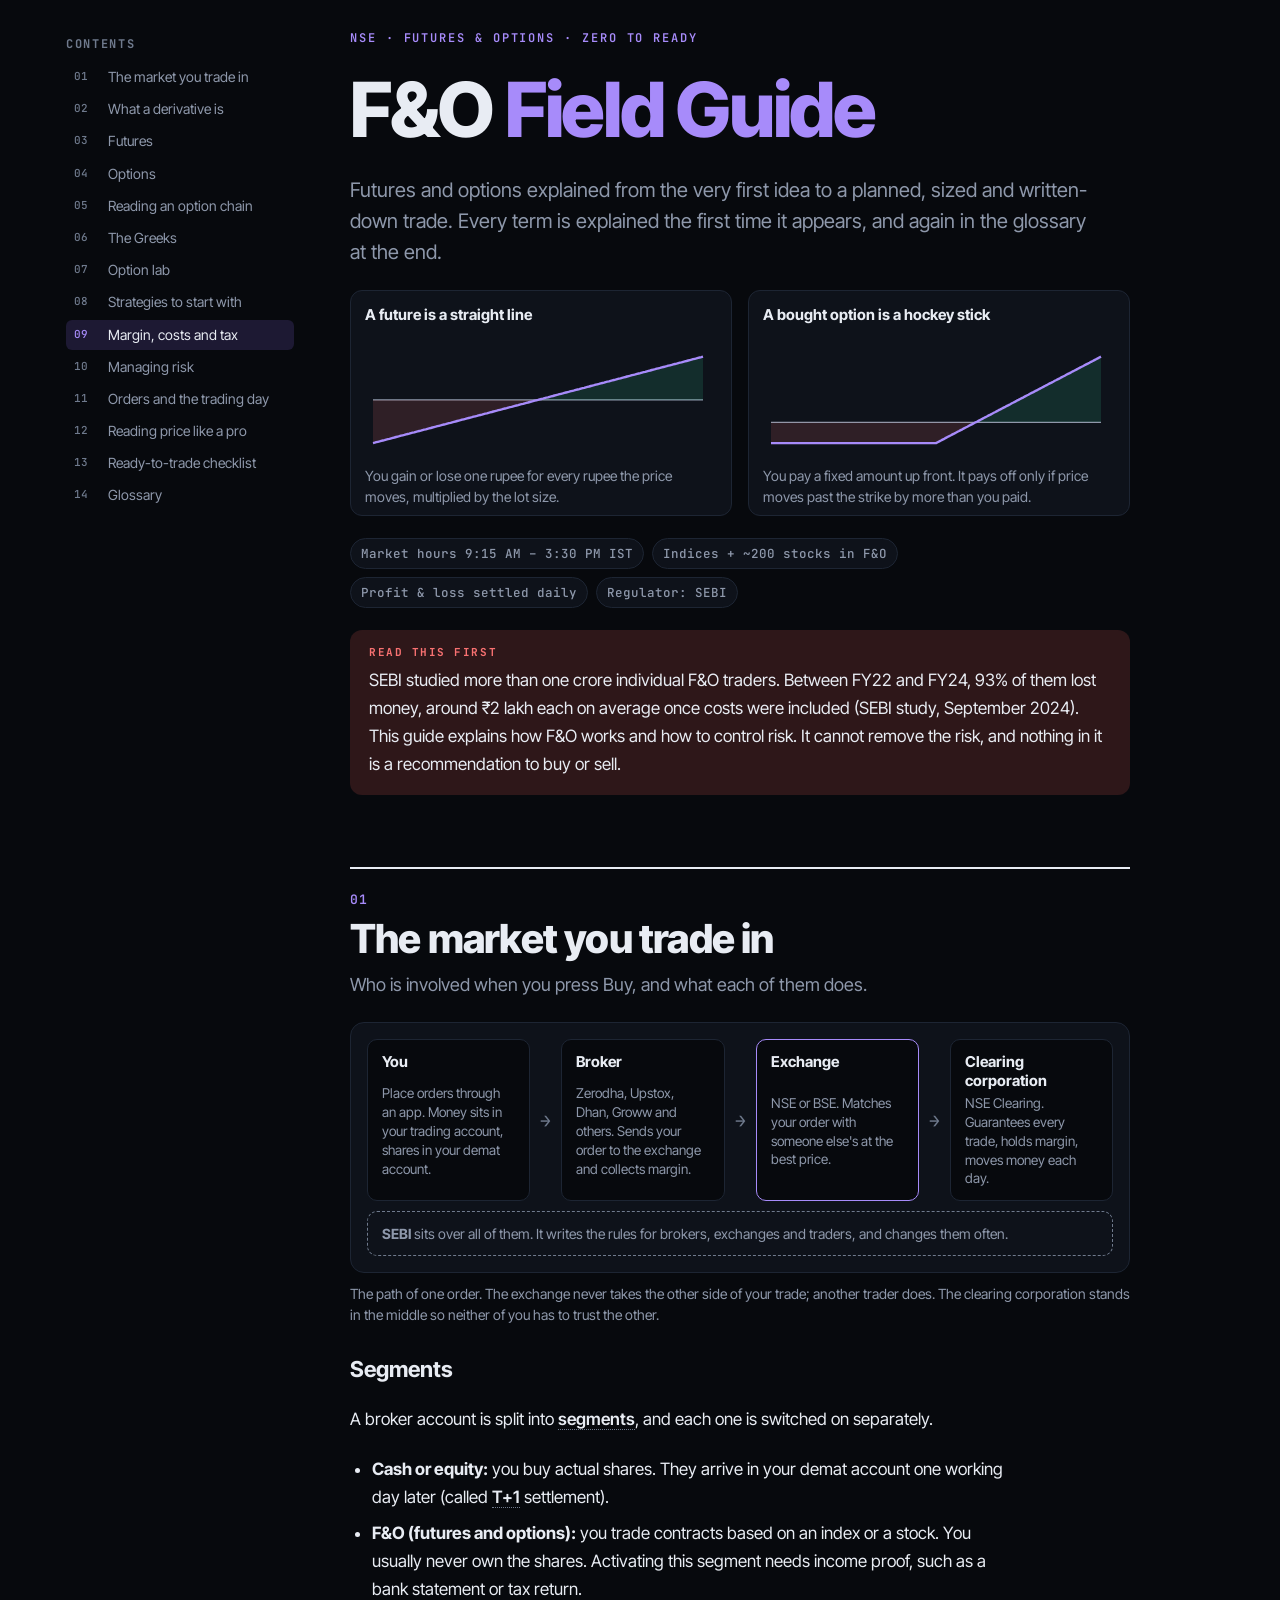
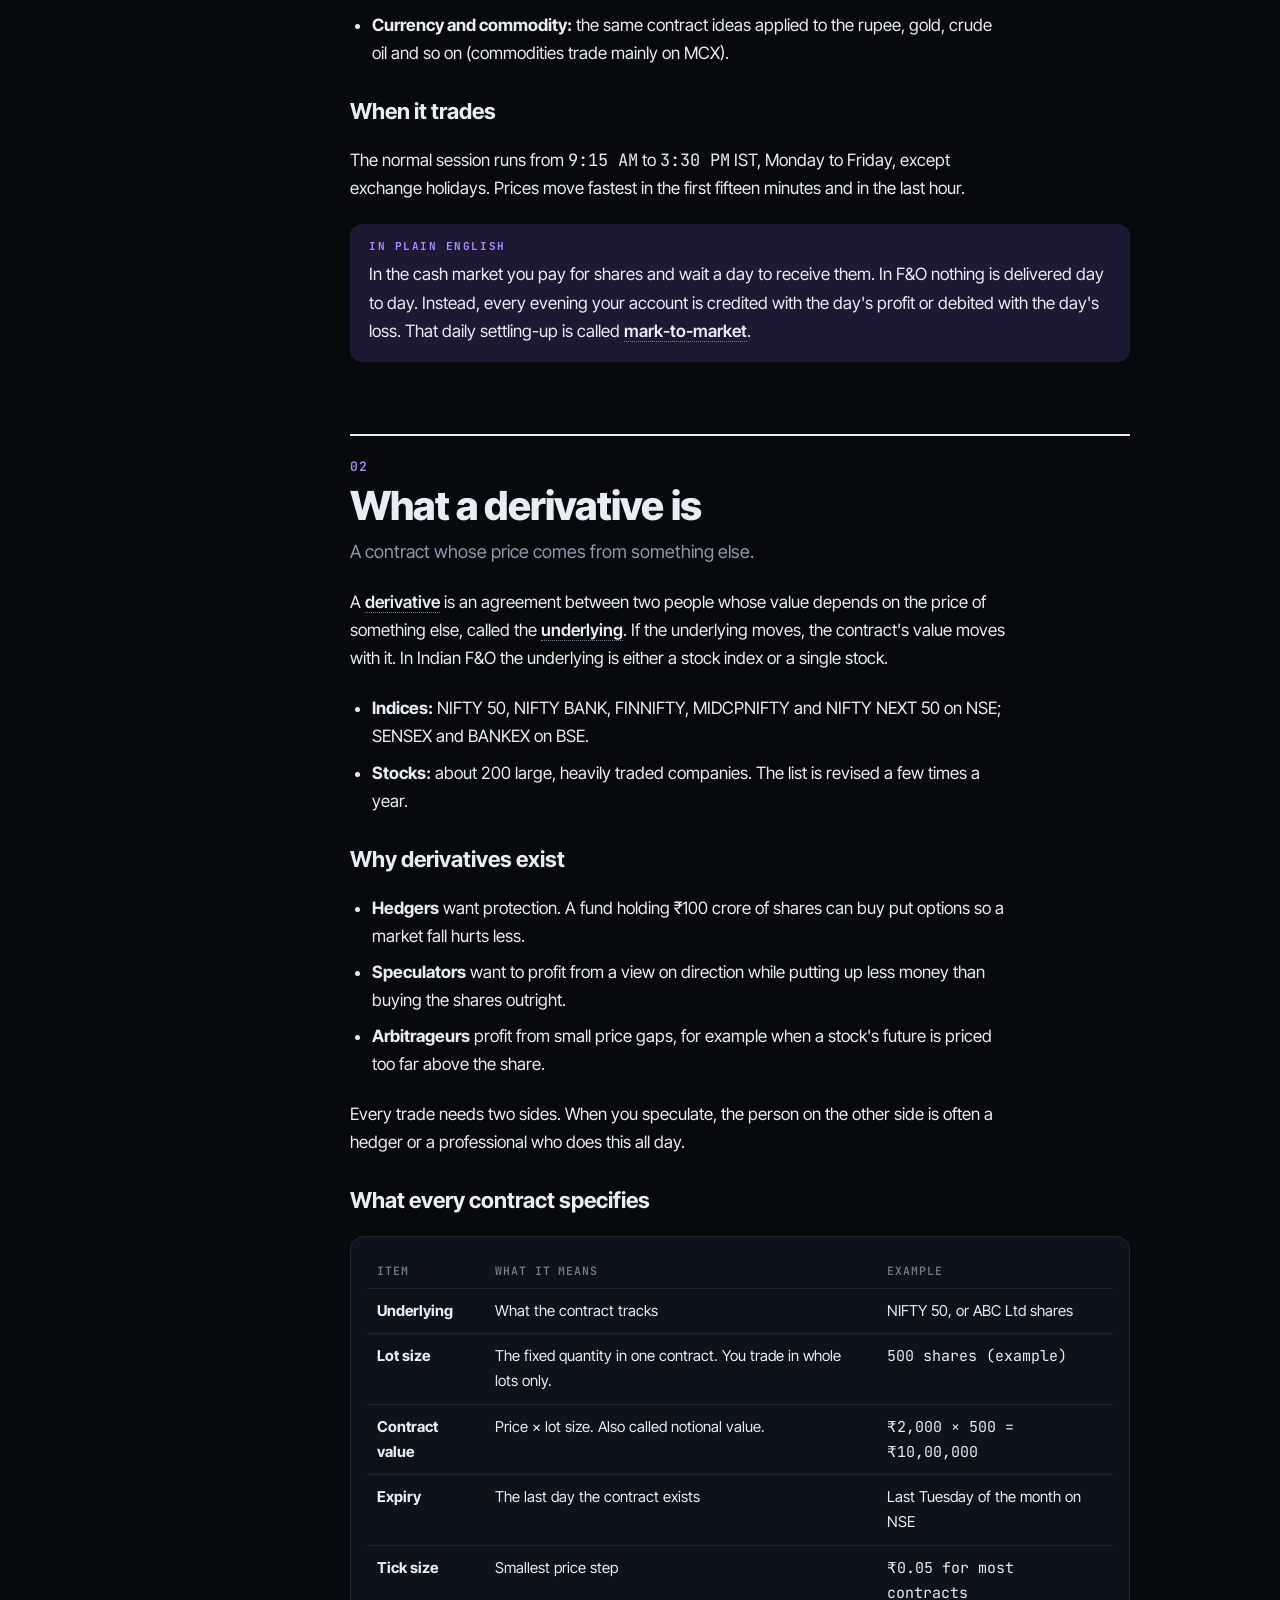
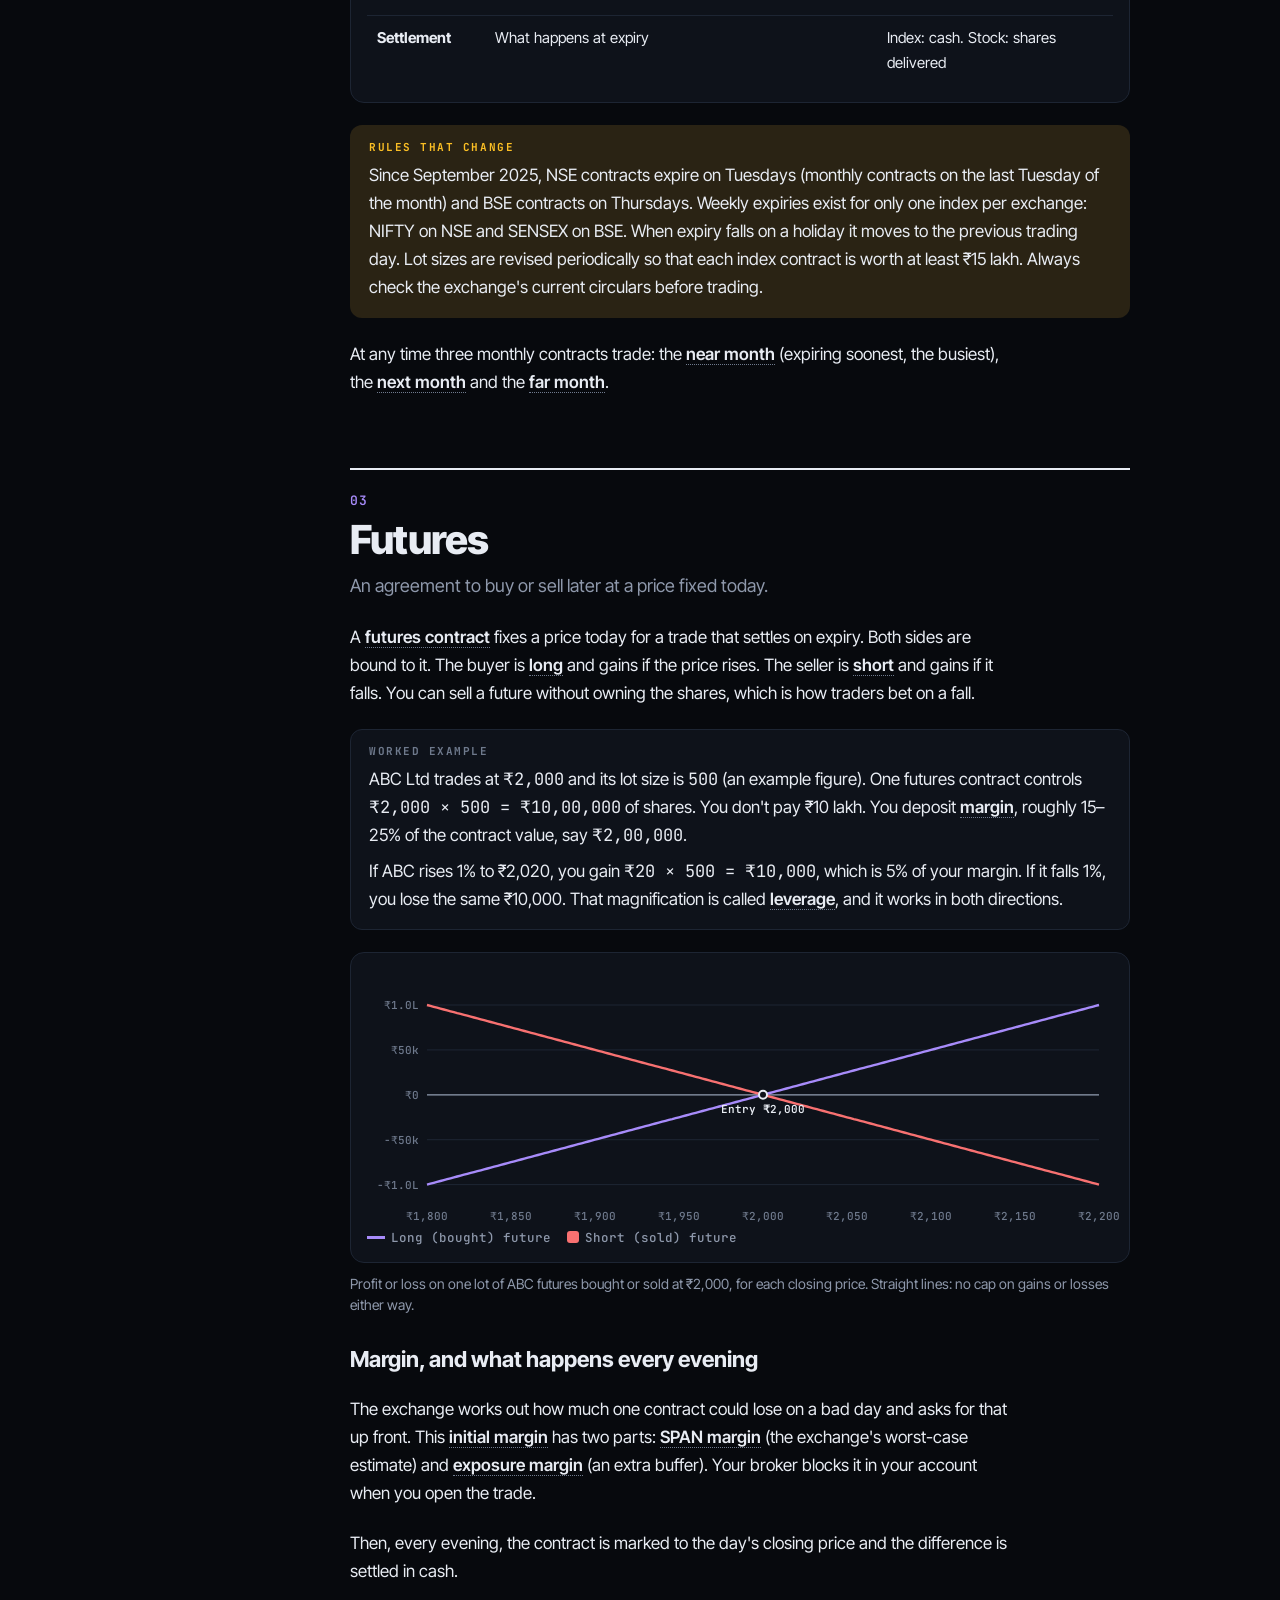
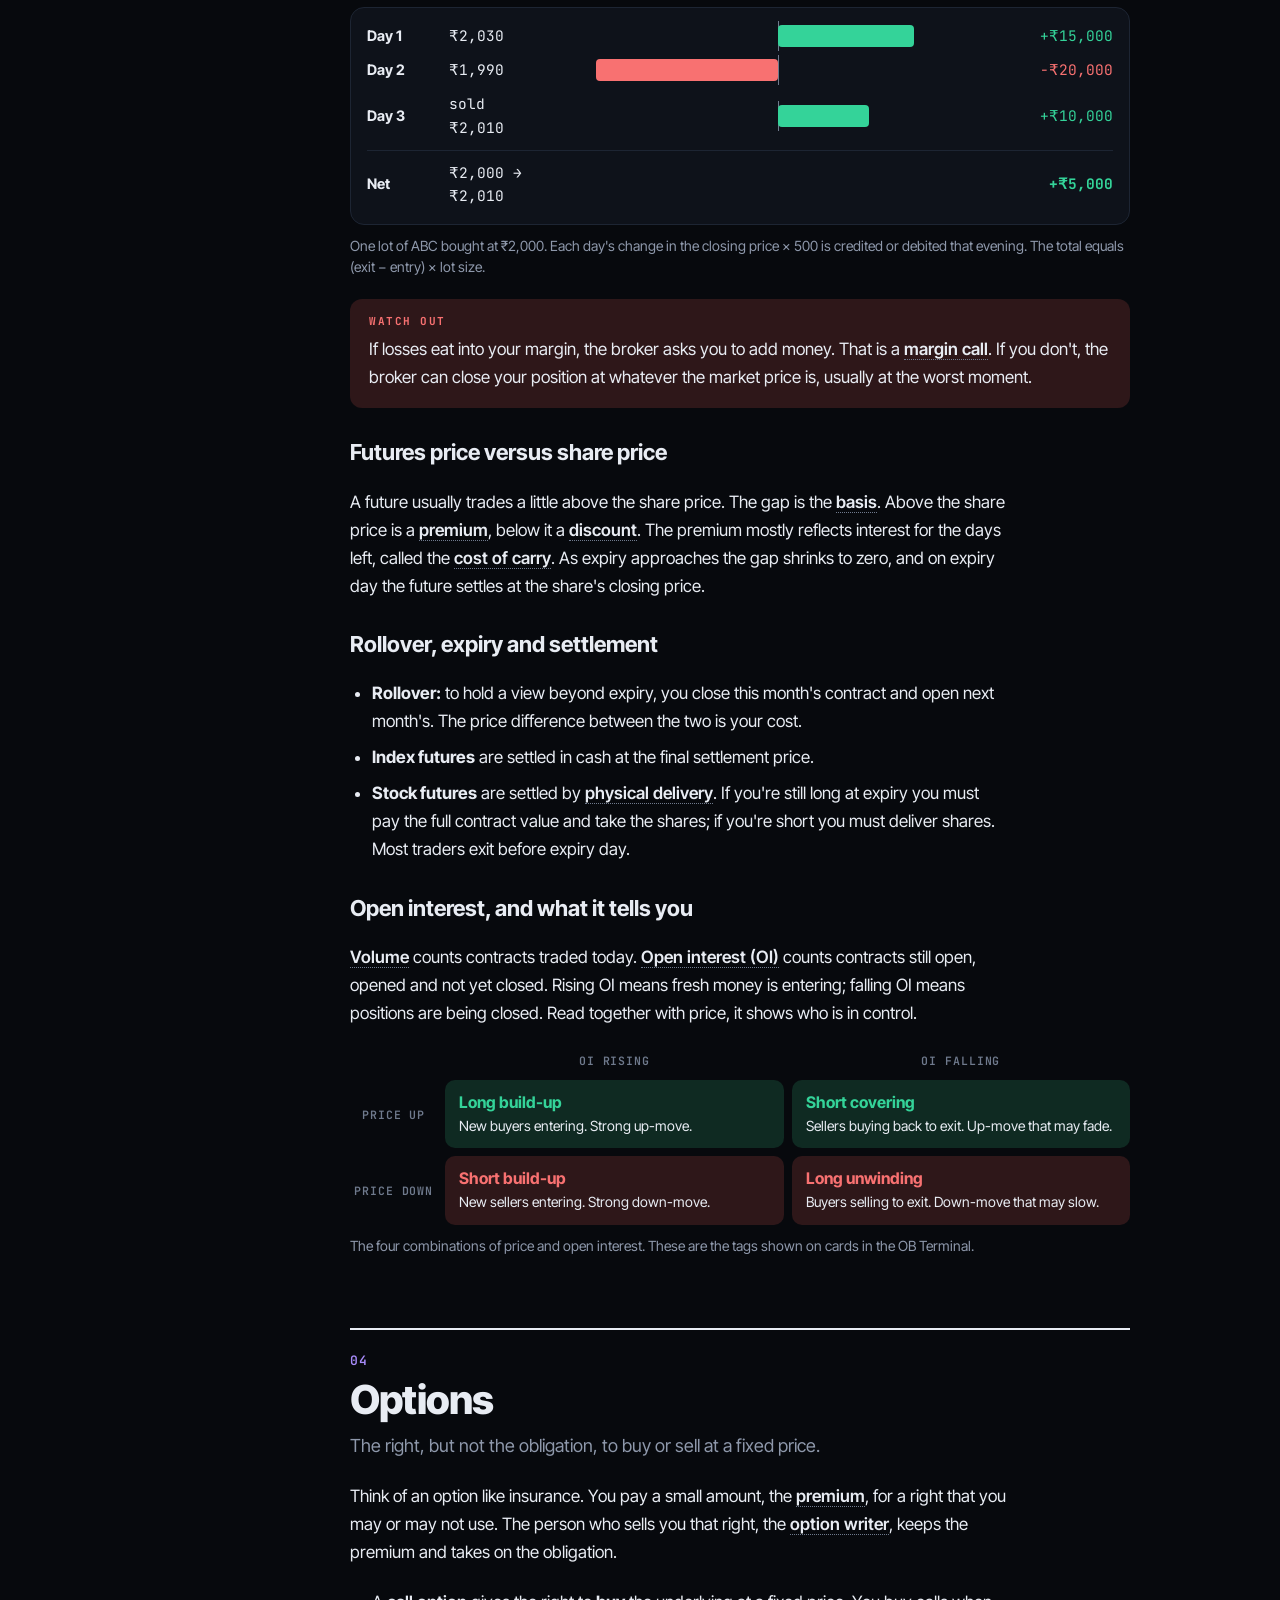
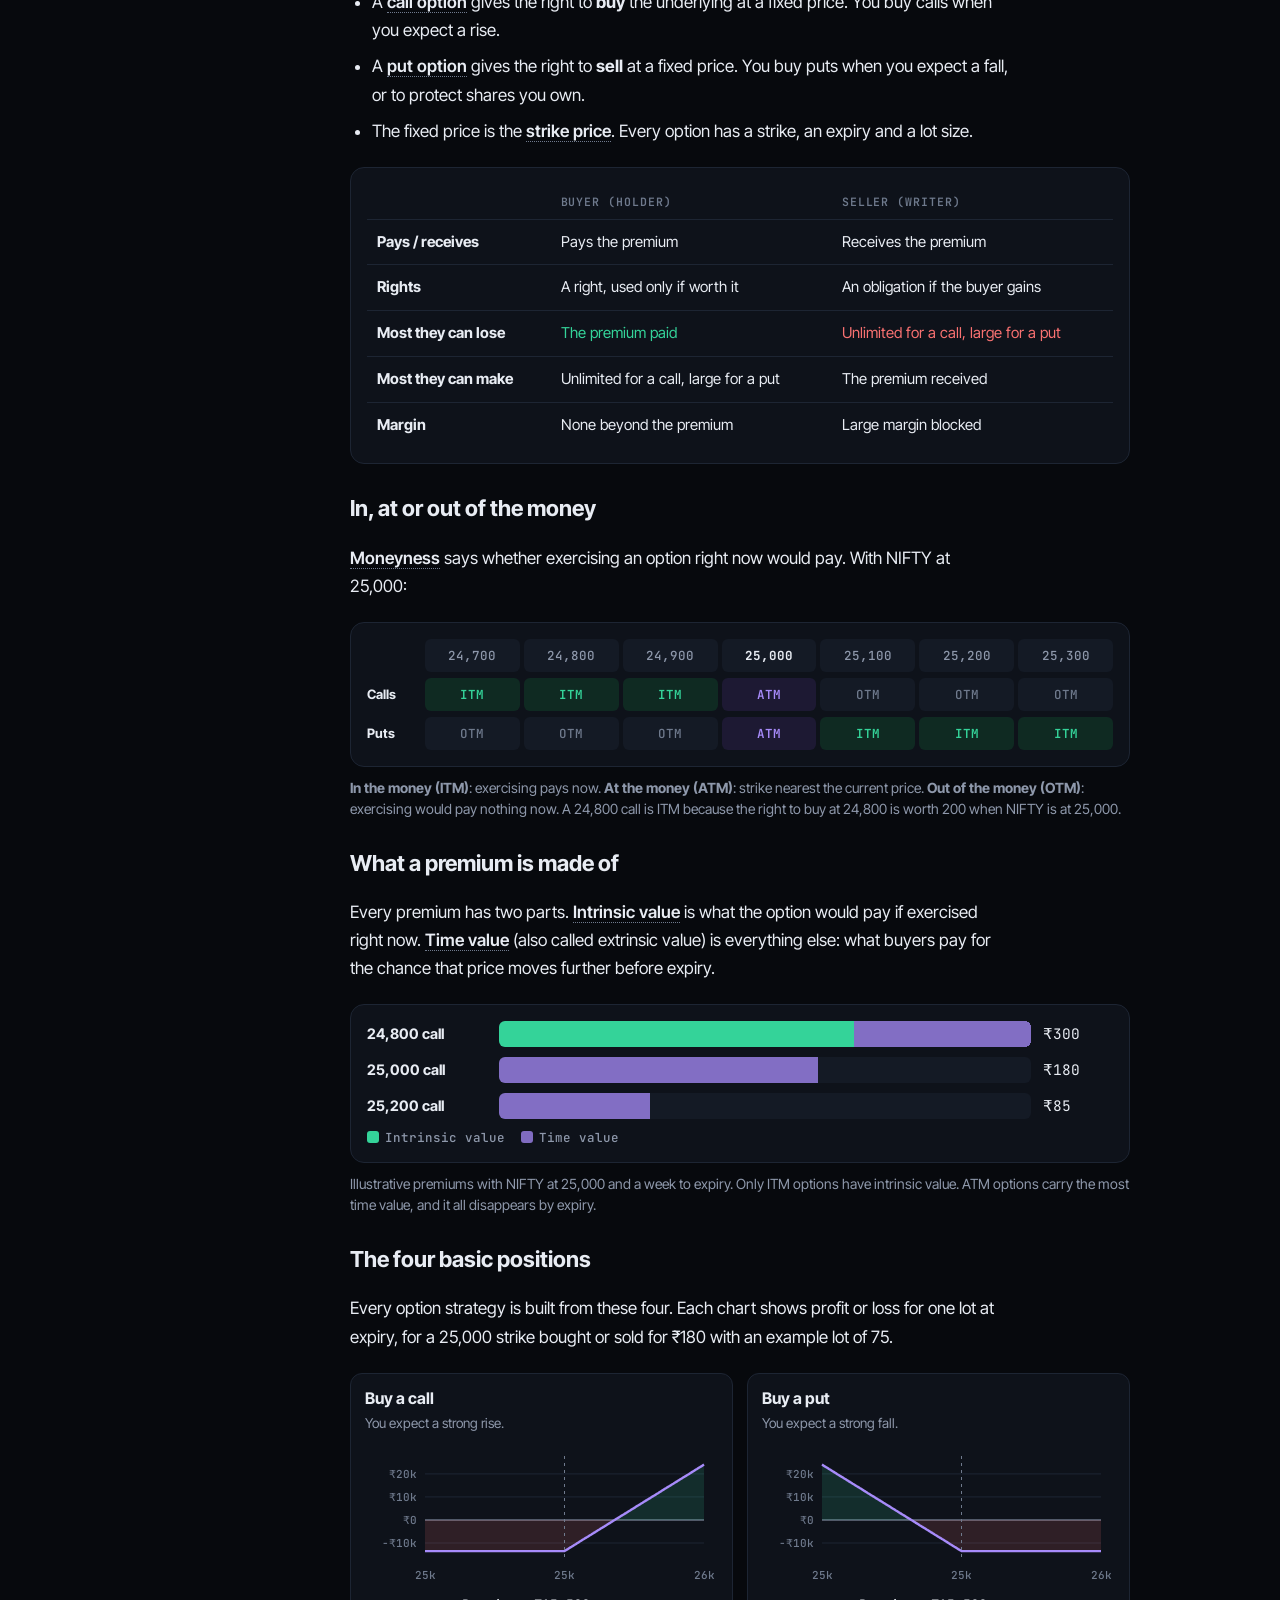
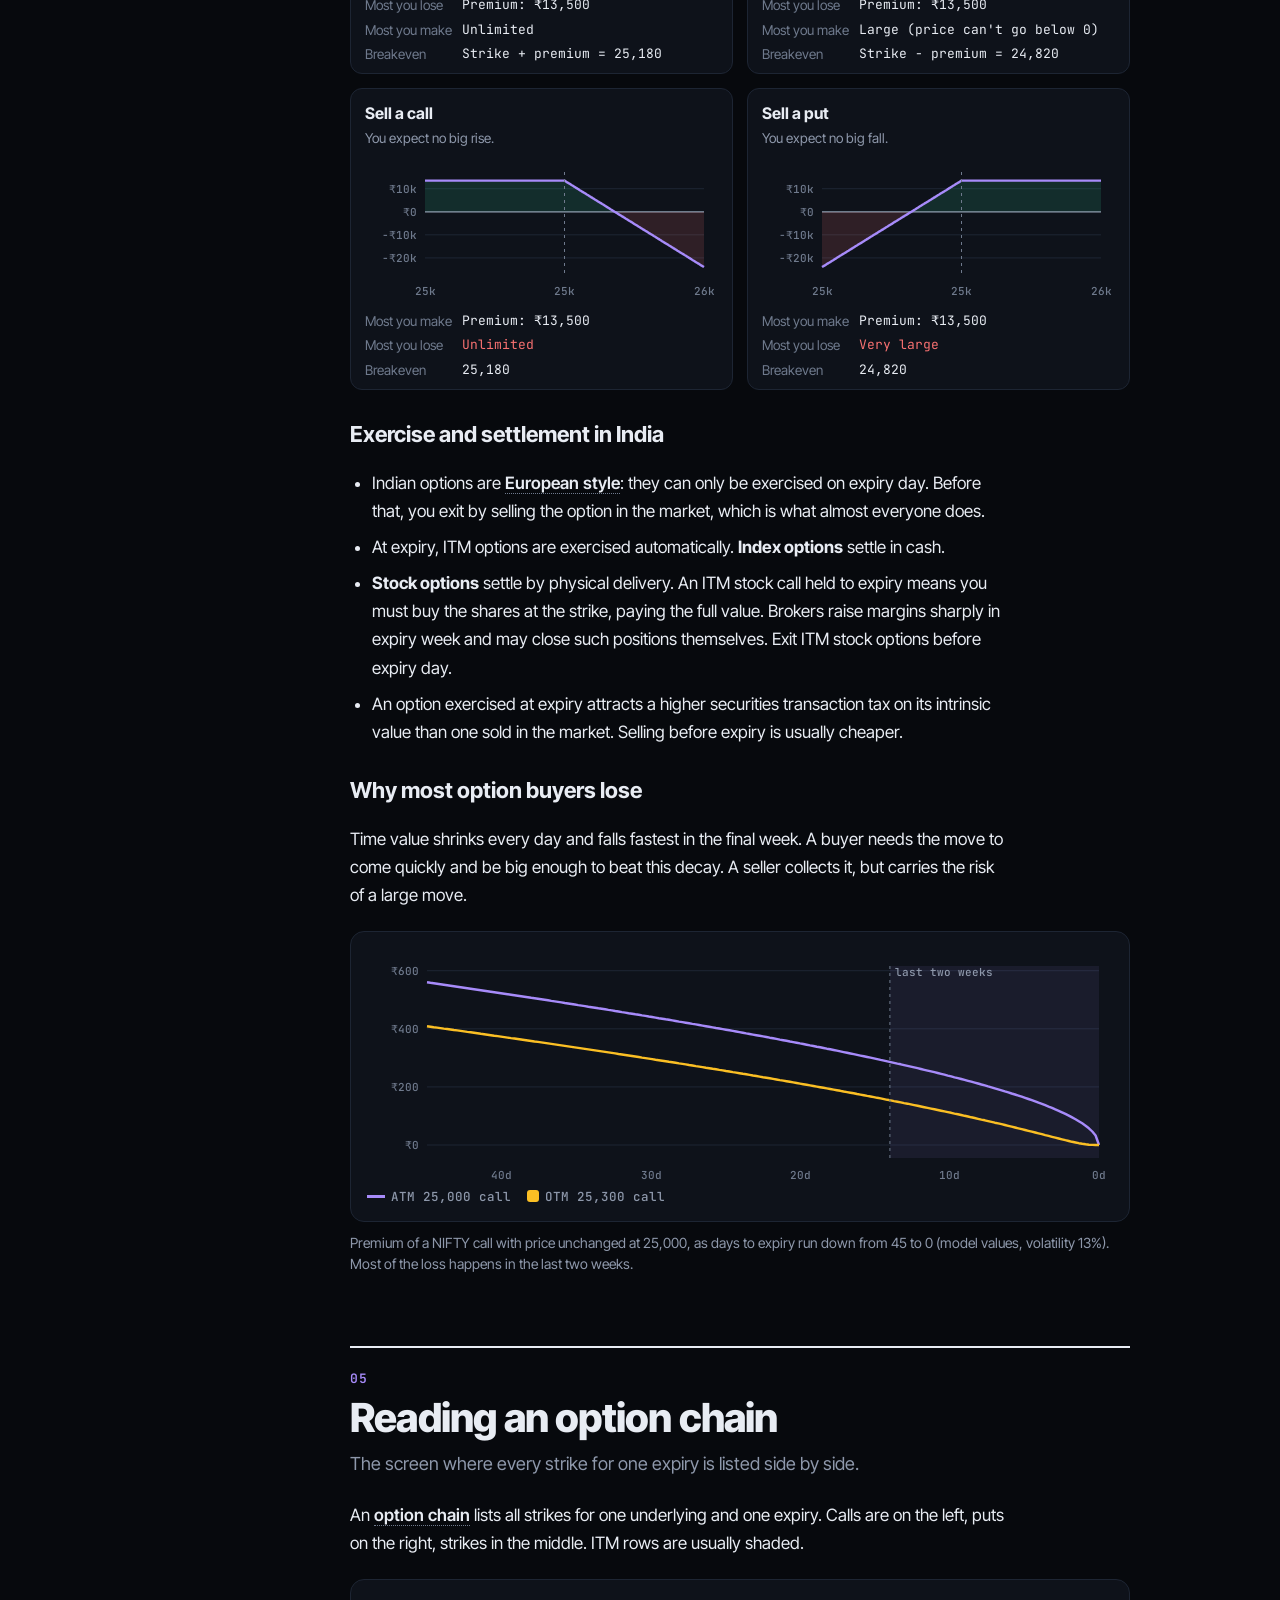
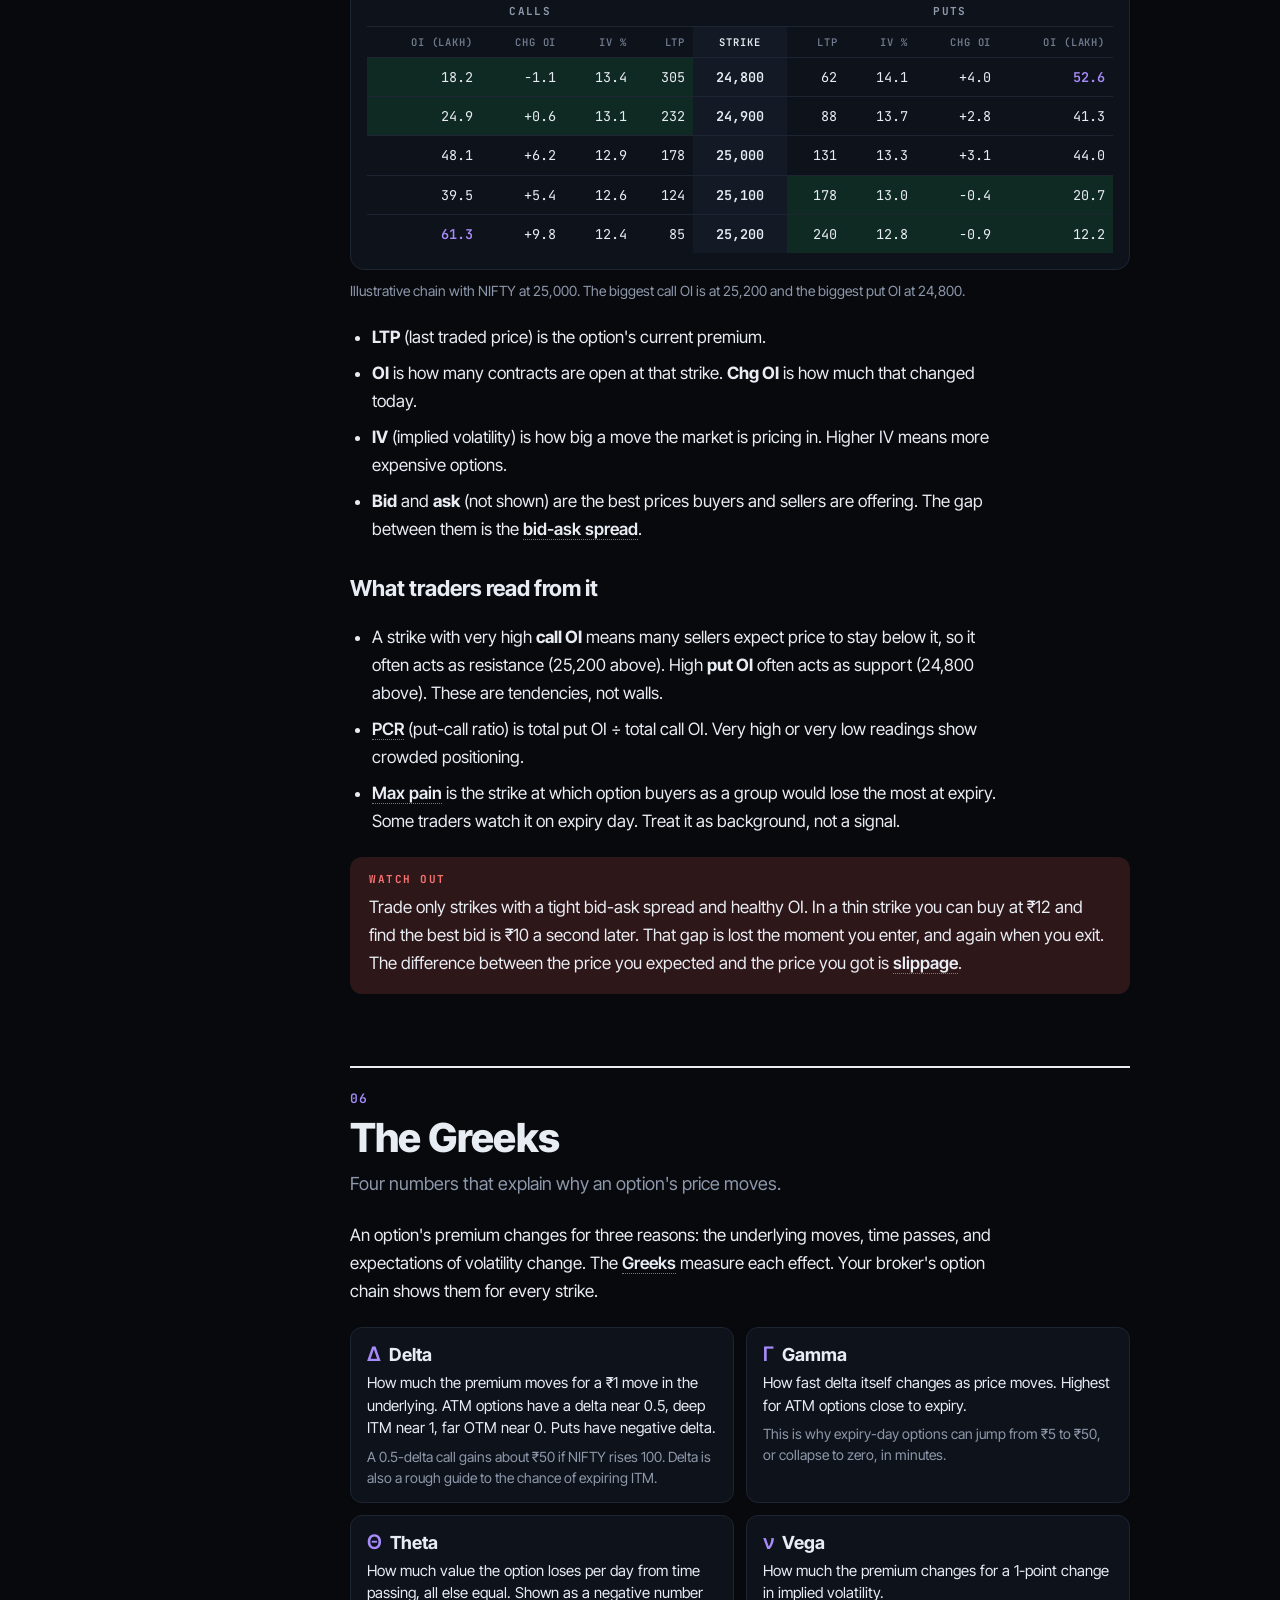
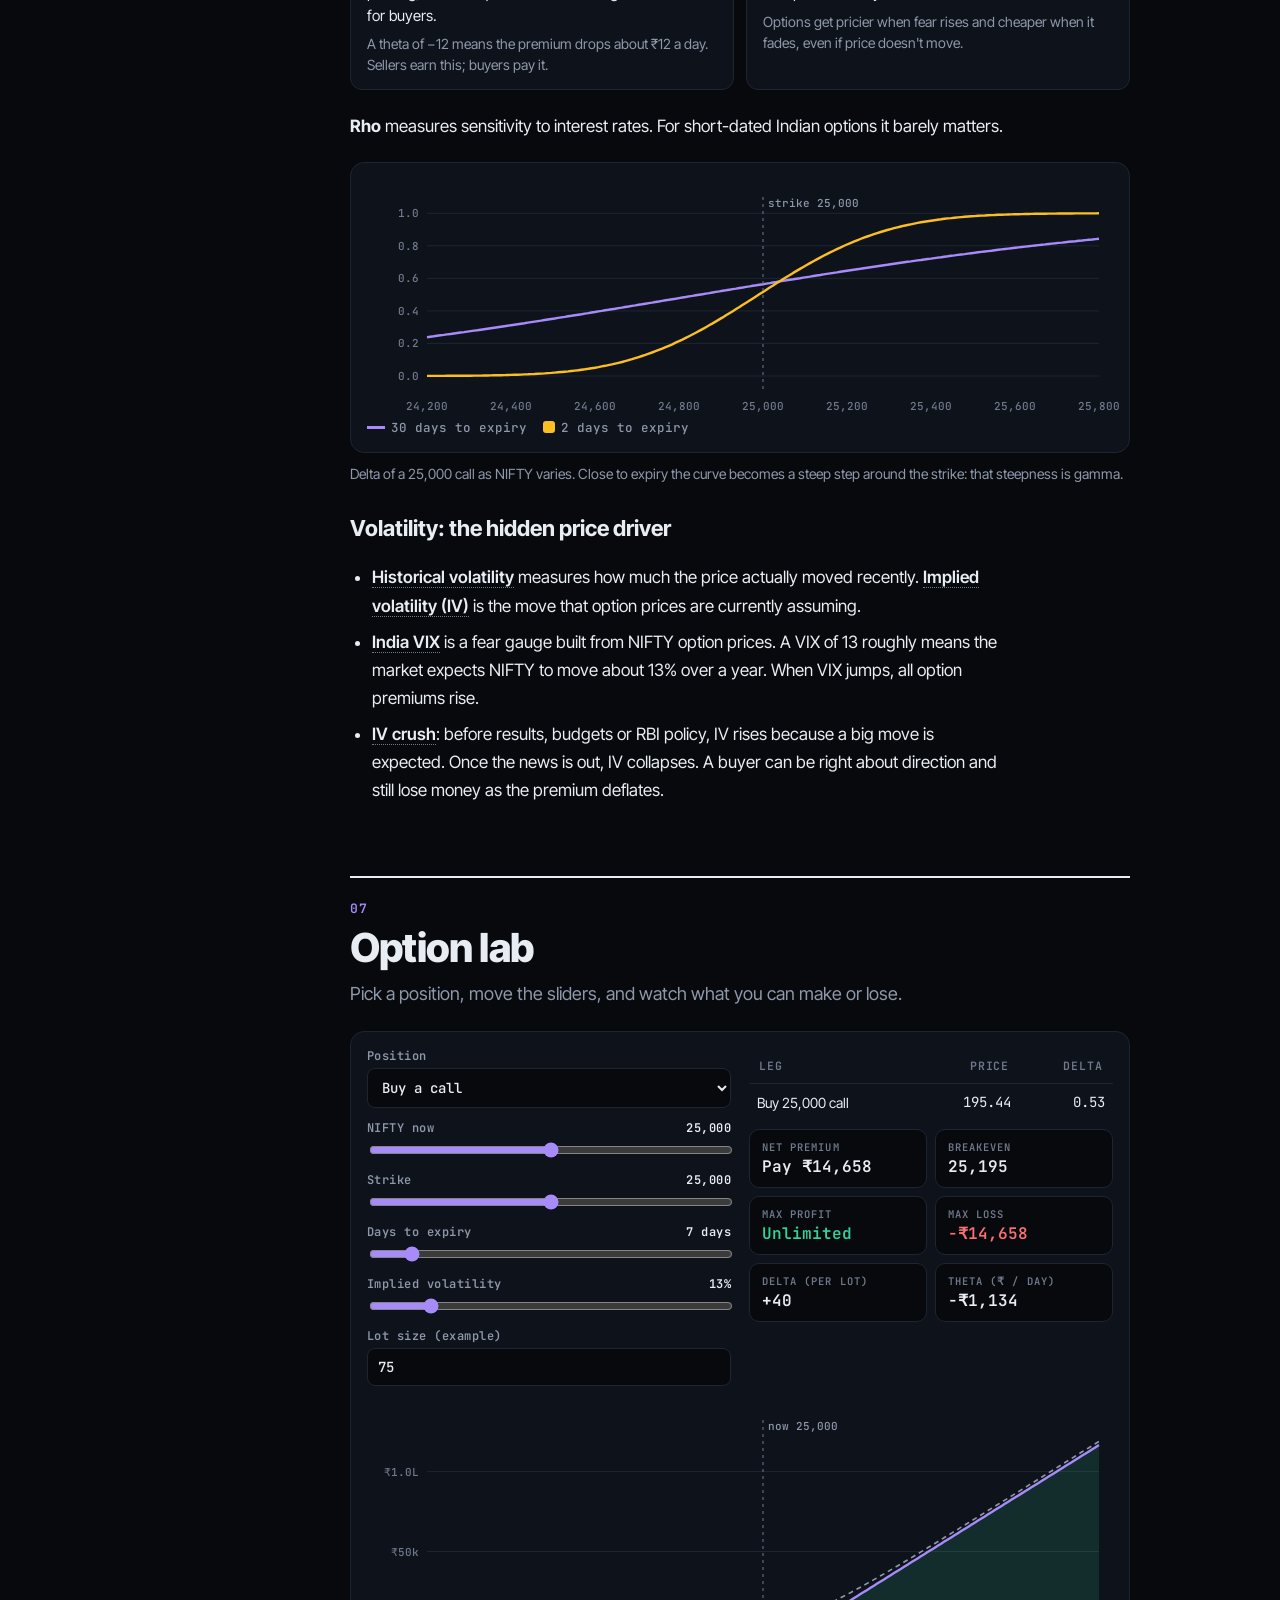
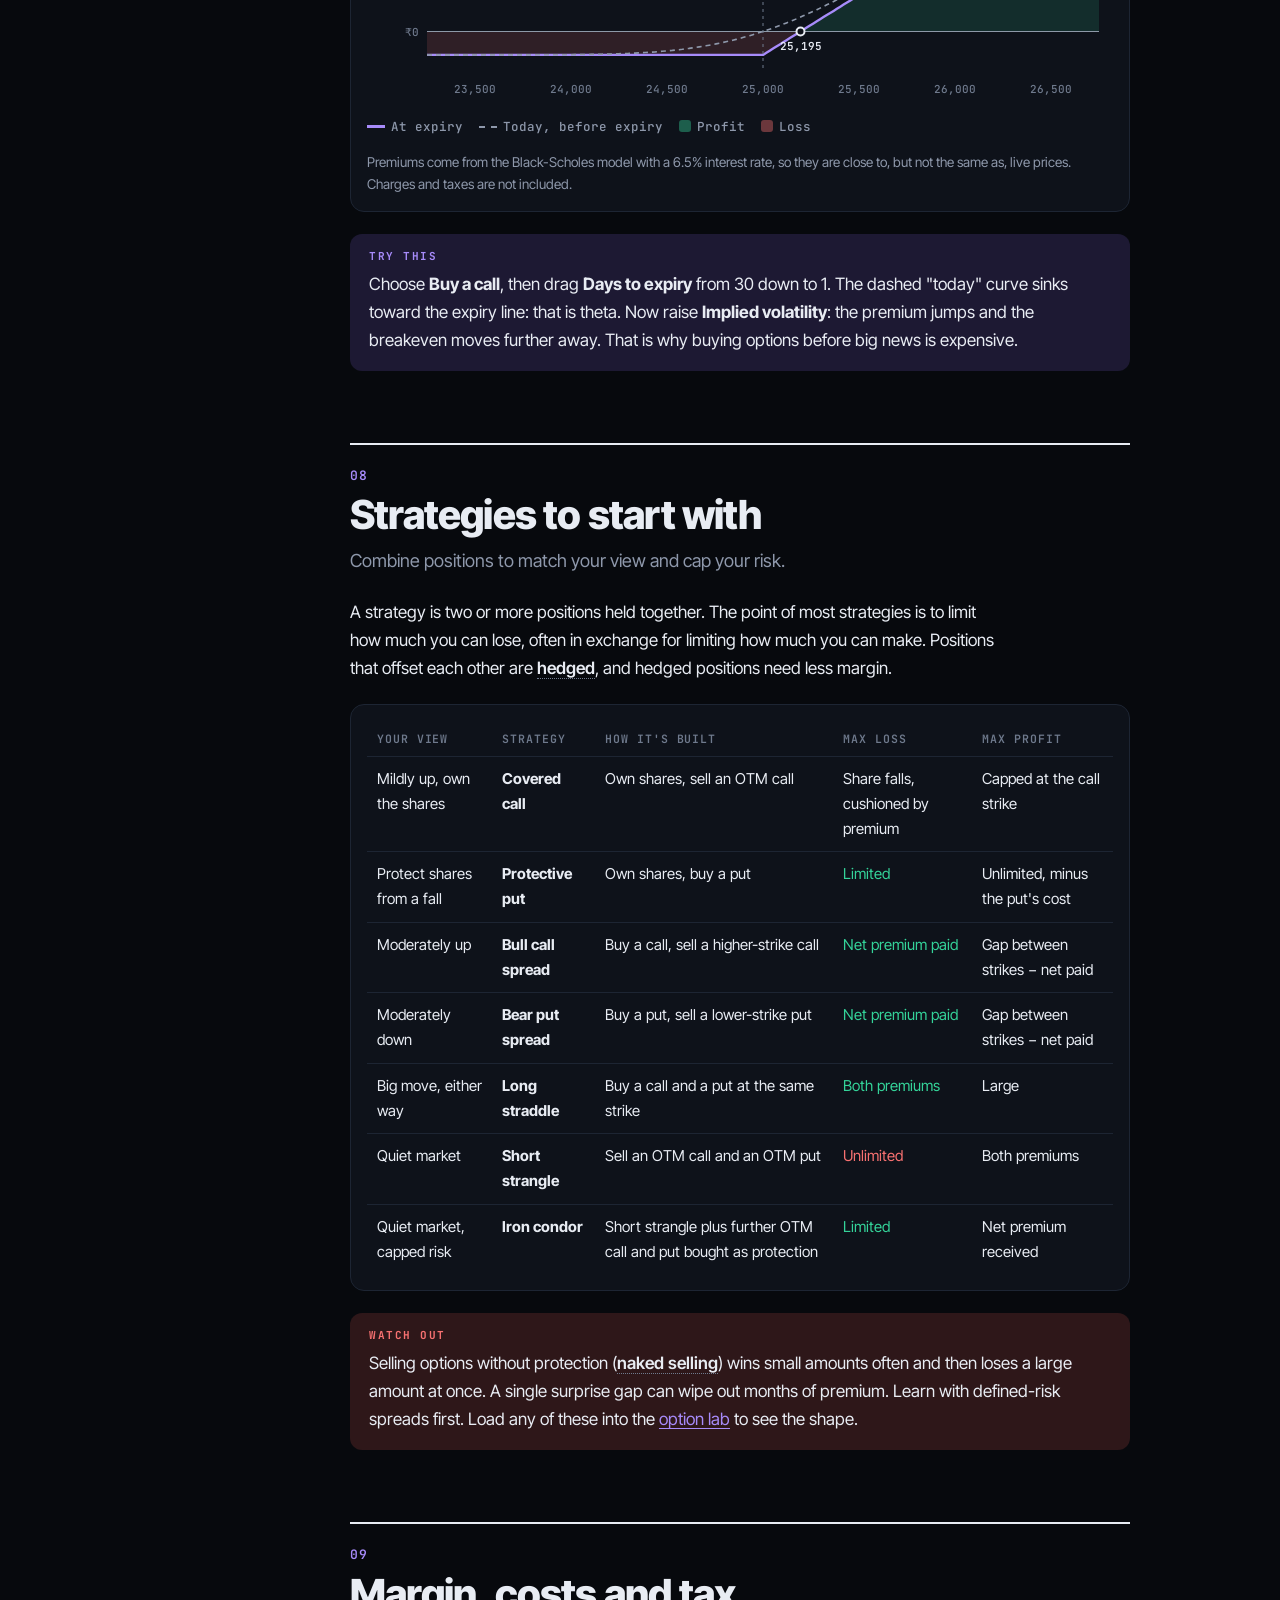
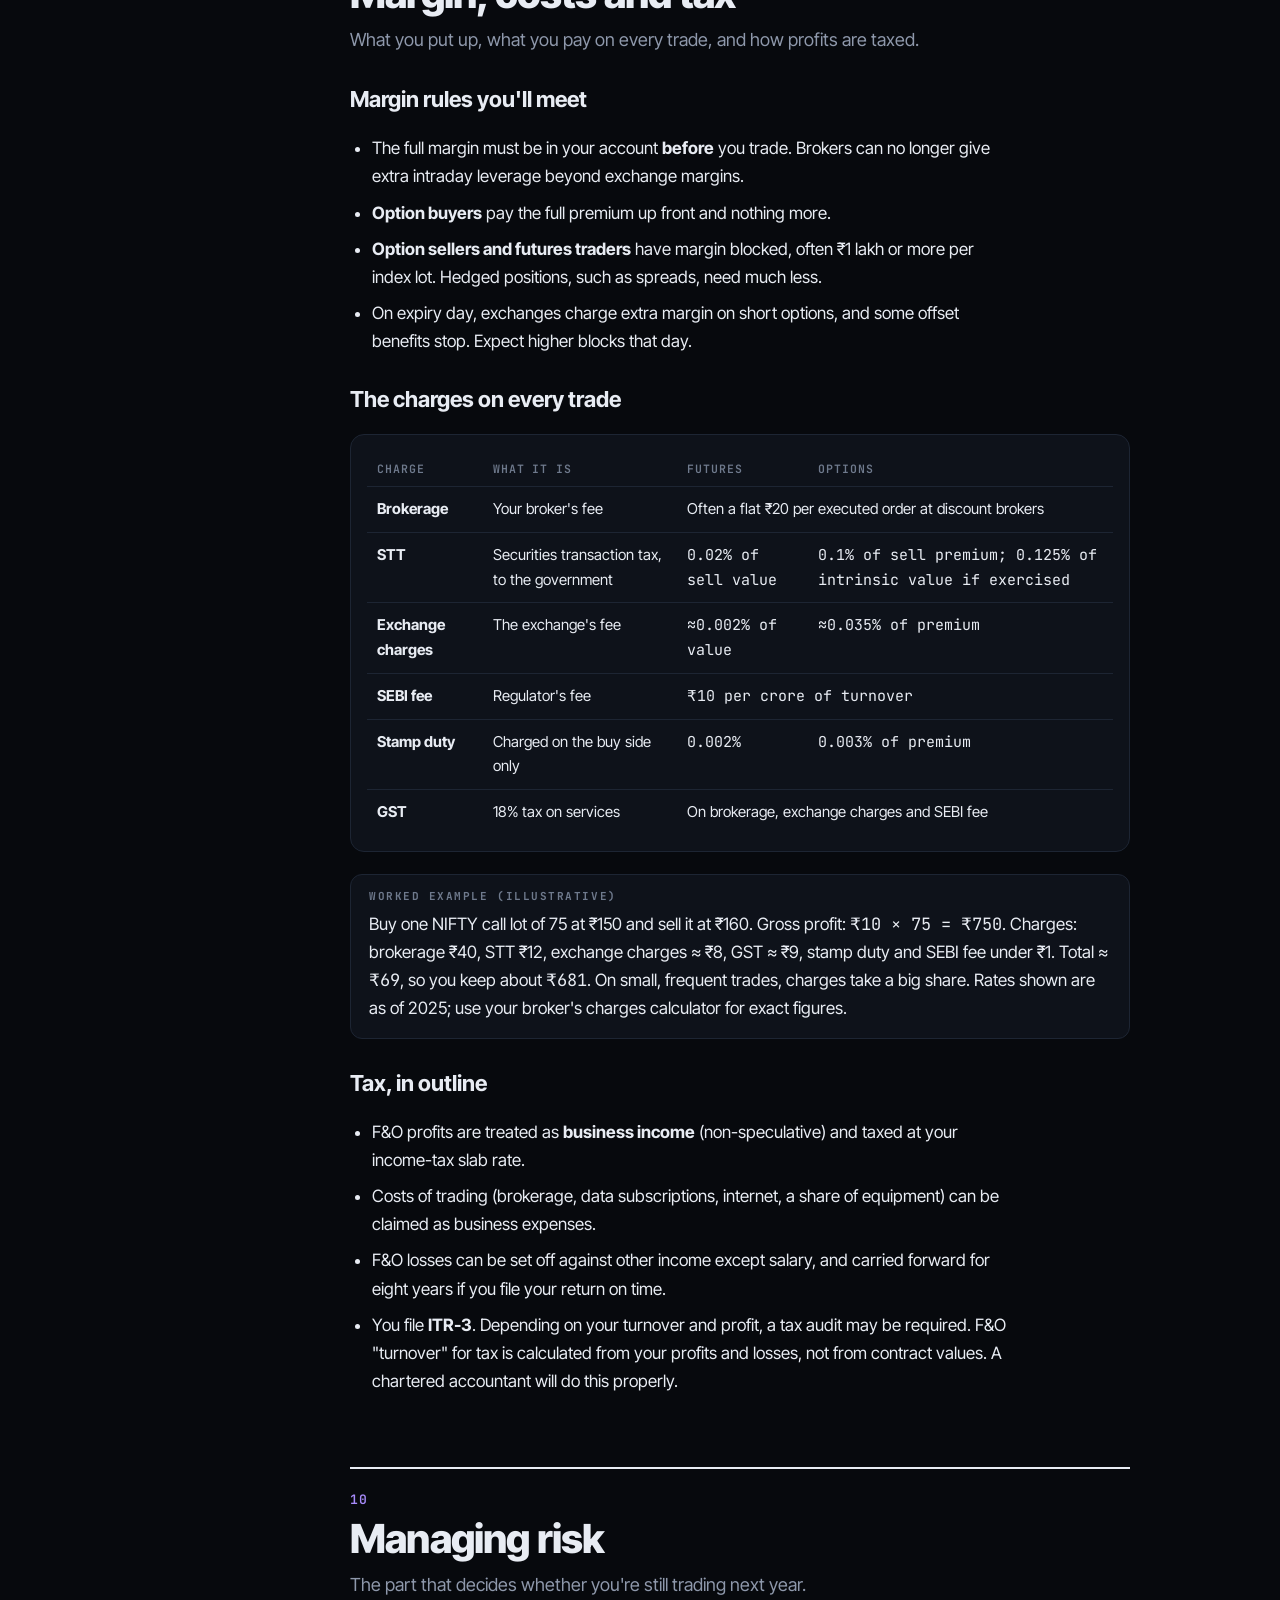
<file: src/main/resources/static/learn.html>
<!doctype html>
<html lang="en" data-theme="dark">
<head>
<meta charset="utf-8">
<meta name="viewport" content="width=device-width, initial-scale=1, viewport-fit=cover">
<title>F&amp;O Field Guide · OB Terminal</title>
<meta name="color-scheme" content="dark light">
<link rel="icon" href="data:image/svg+xml,%3Csvg xmlns='http://www.w3.org/2000/svg' viewBox='0 0 16 16'%3E%3Crect width='16' height='16' rx='4' fill='%230e121a'/%3E%3Cpath d='M4 11h3V5H4zM9 9h3V5H9z' fill='%2334d399'/%3E%3Cpath d='M9 11h3V9H9z' fill='%23f87171'/%3E%3C/svg%3E">
<script>try { const t = localStorage.getItem('ob:theme'); if (t) document.documentElement.dataset.theme = t; } catch (e) {}</script>
<link rel="preconnect" href="https://fonts.googleapis.com">
<link rel="preconnect" href="https://fonts.gstatic.com" crossorigin>
<link rel="stylesheet" href="https://fonts.googleapis.com/css2?family=Inter+Tight:wght@400;500;600;700;800&family=JetBrains+Mono:wght@400;500;600&display=swap">
<style>
/* F&O Field Guide. Shown inside the app at #/learn and on its own at /learn.html.
   Colours follow the app's palette and its ob:theme setting. */
:root, [data-theme="dark"] {
  --paper: #07090d;
  --surface: #0e121a;
  --sunk: #141a25;
  --ink: #e8ecf3;
  --ink-2: #8e98ab;
  --ink-3: #6f7a8d;
  --rule: #1d2533;
  --accent: #a78bfa;
  --accent-soft: #1d1933;
  --gain: #34d399;
  --gain-soft: #0f2a22;
  --loss: #f87171;
  --loss-soft: #2e1719;
  --warn: #fbbf24;
  --warn-soft: #2a2314;
  color-scheme: dark;
}
[data-theme="light"] {
  --paper: #f3f5f8;
  --surface: #ffffff;
  --sunk: #eaeef3;
  --ink: #0f1419;
  --ink-2: #566074;
  --ink-3: #7d879a;
  --rule: #e1e6ee;
  --accent: #7c3aed;
  --accent-soft: #efe9fd;
  --gain: #059669;
  --gain-soft: #def3ea;
  --loss: #dc2626;
  --loss-soft: #fbe6e6;
  --warn: #a16207;
  --warn-soft: #fbf0d9;
  color-scheme: light;
}
:root {
  --display: "Inter Tight", system-ui, -apple-system, "Segoe UI", Roboto, sans-serif;
  --body: "Inter Tight", system-ui, -apple-system, "Segoe UI", Roboto, sans-serif;
  --mono: "JetBrains Mono", ui-monospace, "SF Mono", Menlo, Consolas, monospace;
}
* { box-sizing: border-box; }
body { margin: 0; background: var(--paper); color: var(--ink); font: 400 17px/1.65 var(--body); }
a { color: var(--accent); text-underline-offset: 3px; }
:focus-visible { outline: 2px solid var(--accent); outline-offset: 2px; }
h1, h2, h3, h4 { font-family: var(--display); line-height: 1.15; text-wrap: balance; margin: 0; }
p { margin: 0; }
.num, .mono { font-family: var(--mono); font-variant-numeric: tabular-nums; }
.gain { color: var(--gain); }
.loss { color: var(--loss); }

.wrap {
  max-width: 1180px; margin: 0 auto;
  padding-left: max(16px, env(safe-area-inset-left, 0px));
  padding-right: max(16px, env(safe-area-inset-right, 0px));
  padding-block: 32px 72px;
  display: grid; grid-template-columns: 228px minmax(0, 1fr); gap: 56px;
}

/* contents */
.toc { position: sticky; top: calc(env(safe-area-inset-top, 0px) + 24px); align-self: start; max-height: calc(100vh - 48px); overflow: auto; font-family: var(--display); }
.toc summary { list-style: none; cursor: pointer; font: 700 12px/1 var(--mono); letter-spacing: .14em; text-transform: uppercase; color: var(--ink-3); padding: 6px 0 12px; }
.toc summary::-webkit-details-marker { display: none; }
.toc ol { list-style: none; margin: 0; padding: 0; display: grid; gap: 2px; counter-reset: c; }
.toc li a { display: grid; grid-template-columns: 28px 1fr; gap: 6px; padding: 6px 8px; border-radius: 6px; color: var(--ink-2); text-decoration: none; font-size: 14px; line-height: 1.3; }
.toc li a span { font: 500 11px/1.6 var(--mono); color: var(--ink-3); }
.toc li a:hover { background: var(--sunk); color: var(--ink); }
.toc li a.on { background: var(--accent-soft); color: var(--ink); }
.toc li a.on span { color: var(--accent); }

main { min-width: 0; max-width: 780px; display: grid; gap: 72px; }

/* opener */
.opener { display: grid; gap: 22px; }
.eyebrow { font: 600 12px/1 var(--mono); letter-spacing: .16em; text-transform: uppercase; color: var(--accent); }
.opener h1 { font-size: clamp(44px, 7vw, 76px); font-weight: 800; letter-spacing: -.03em; }
.opener h1 em { font-style: normal; color: var(--accent); }
.lede { font-size: 20px; line-height: 1.55; color: var(--ink-2); max-width: 62ch; }
.shapes { display: grid; grid-template-columns: 1fr 1fr; gap: 16px; }
.shape { background: var(--surface); border: 1px solid var(--rule); border-radius: 12px; padding: 14px 14px 8px; display: grid; gap: 6px; min-width: 0; }
.shape b { font: 700 15px var(--display); }
.shape small { color: var(--ink-2); font-size: 14px; line-height: 1.45; }
.facts { display: flex; flex-wrap: wrap; gap: 8px; }
.facts span { padding: 6px 10px; border: 1px solid var(--rule); border-radius: 999px; font: 500 12.5px var(--mono); color: var(--ink-2); background: var(--surface); }

/* chapters */
section.ch { display: grid; gap: 22px; scroll-margin-top: 24px; }
.ch-head { display: grid; gap: 8px; padding-top: 22px; border-top: 2px solid var(--ink); }
.ch-num { font: 600 13px var(--mono); color: var(--accent); letter-spacing: .08em; }
.ch-head h2 { font-size: clamp(30px, 4.4vw, 40px); font-weight: 800; letter-spacing: -.02em; }
.ch-head p { color: var(--ink-2); font-size: 18px; }
section.ch > p, .prose p { max-width: 66ch; }
h3 { font-size: 22px; font-weight: 700; margin-top: 10px; }
h4 { font-size: 16px; font-weight: 700; }
ul.plain, ol.plain { margin: 0; padding-left: 22px; display: grid; gap: 8px; max-width: 66ch; }
dfn { font-style: normal; font-weight: 600; border-bottom: 1px dotted var(--ink-3); }

/* callouts: labelled boxes, no side rail */
.note { background: var(--surface); border: 1px solid var(--rule); border-radius: 12px; padding: 16px 18px; display: grid; gap: 8px; }
.note .tag { font: 700 11px/1 var(--mono); letter-spacing: .14em; text-transform: uppercase; }
.note.plain-en { background: var(--accent-soft); border-color: transparent; }
.note.plain-en .tag { color: var(--accent); }
.note.watch { background: var(--loss-soft); border-color: transparent; }
.note.watch .tag { color: var(--loss); }
.note.example .tag { color: var(--ink-3); }
.note.rules .tag { color: var(--warn); }
.note.rules { background: var(--warn-soft); border-color: transparent; }

figure { margin: 0; display: grid; gap: 10px; min-width: 0; }
figcaption { font-size: 14px; color: var(--ink-2); line-height: 1.5; }
.panel { background: var(--surface); border: 1px solid var(--rule); border-radius: 14px; padding: 16px; min-width: 0; }
.scroll-x { overflow-x: auto; }

/* plumbing */
.flow { display: flex; flex-wrap: wrap; align-items: stretch; gap: 10px; }
.node { flex: 1 1 140px; display: grid; gap: 4px; padding: 12px 14px; border: 1px solid var(--rule); border-radius: 10px; background: var(--paper); min-width: 0; }
.node b { font: 700 15px var(--display); }
.node span { font-size: 13.5px; color: var(--ink-2); line-height: 1.4; }
.node.hl { border-color: var(--accent); }
.arrow { align-self: center; font: 600 18px var(--mono); color: var(--ink-3); }
.over { margin-top: 10px; padding: 10px 14px; border: 1px dashed var(--ink-3); border-radius: 10px; font-size: 14px; color: var(--ink-2); }

/* tables */
table { width: 100%; border-collapse: collapse; font-size: 15px; }
th { text-align: left; font: 600 11.5px var(--mono); letter-spacing: .08em; text-transform: uppercase; color: var(--ink-3); padding: 10px 10px; border-bottom: 1px solid var(--rule); white-space: nowrap; }
td { padding: 10px 10px; border-bottom: 1px solid var(--rule); vertical-align: top; }
td.num, th.num { text-align: right; }
tr:last-child td { border-bottom: 0; }

/* MTM bars */
.mtm { display: grid; gap: 10px; }
.mtm-row { display: grid; grid-template-columns: 70px 90px minmax(0, 1fr) 96px; align-items: center; gap: 12px; font-size: 14.5px; }
.mtm-row .bar { position: relative; height: 22px; }
.mtm-row .bar::before { content: ""; position: absolute; left: 50%; top: -4px; bottom: -4px; width: 1px; background: var(--ink-3); }
.mtm-row .bar i { position: absolute; top: 0; bottom: 0; border-radius: 4px; }
.mtm-row .bar i.up { left: 50%; background: var(--gain); }
.mtm-row .bar i.dn { right: 50%; background: var(--loss); }
.mtm-row .amt { text-align: right; font-family: var(--mono); }

/* 2x2 matrix */
.matrix { display: grid; grid-template-columns: auto 1fr 1fr; gap: 8px; align-items: stretch; }
.matrix .axis { font: 600 11.5px var(--mono); letter-spacing: .08em; text-transform: uppercase; color: var(--ink-3); display: flex; align-items: center; justify-content: center; text-align: center; padding: 4px; }
.cell { border-radius: 10px; padding: 12px 14px; display: grid; gap: 4px; }
.cell b { font: 700 16px var(--display); }
.cell span { font-size: 14px; line-height: 1.45; }
.cell.g { background: var(--gain-soft); }
.cell.g b { color: var(--gain); }
.cell.r { background: var(--loss-soft); }
.cell.r b { color: var(--loss); }

/* moneyness strip */
.strip { display: grid; gap: 6px; }
.strip-row { display: grid; grid-template-columns: 54px repeat(7, minmax(0, 1fr)); gap: 4px; align-items: center; font: 500 12.5px var(--mono); }
.strip-row > b { font: 700 13px var(--display); }
.strip-row span { text-align: center; padding: 8px 2px; border-radius: 6px; }
.k { background: var(--sunk); color: var(--ink-2); }
.itm { background: var(--gain-soft); color: var(--gain); font-weight: 600; }
.atm { background: var(--accent-soft); color: var(--accent); font-weight: 600; }
.otm { background: var(--sunk); color: var(--ink-3); }

/* stacked premium bars */
.stack { display: grid; gap: 10px; }
.stack-row { display: grid; grid-template-columns: 120px minmax(0, 1fr) 70px; gap: 12px; align-items: center; font-size: 14.5px; }
.stack-row .bars { display: flex; height: 26px; border-radius: 6px; overflow: hidden; background: var(--sunk); }
.stack-row .bars i { display: block; height: 100%; }
.stack-row .iv { background: var(--gain); }
.stack-row .tv { background: var(--accent); opacity: .75; }
.legend { display: flex; flex-wrap: wrap; gap: 16px; font: 500 12.5px var(--mono); color: var(--ink-2); }
.legend i { display: inline-block; width: 12px; height: 12px; border-radius: 3px; vertical-align: -1px; margin-right: 6px; }
.legend i.dash { height: 0; border-top: 2px dashed var(--ink-2); border-radius: 0; vertical-align: 3px; width: 18px; }
.legend i.solid { height: 0; border-top: 3px solid var(--accent); border-radius: 0; vertical-align: 3px; width: 18px; }

/* small multiples */
.four { display: grid; grid-template-columns: 1fr 1fr; gap: 14px; }
.mini { display: grid; gap: 6px; padding: 14px 14px 8px; background: var(--surface); border: 1px solid var(--rule); border-radius: 12px; min-width: 0; }
.mini b { font: 700 16px var(--display); }
.mini .view { font-size: 13.5px; color: var(--ink-2); line-height: 1.4; }
.mini dl { display: grid; grid-template-columns: auto 1fr; gap: 2px 10px; margin: 0; font-size: 13.5px; }
.mini dt { color: var(--ink-3); }
.mini dd { margin: 0; font-family: var(--mono); font-size: 13px; }

/* svg charts */
svg.chart { display: block; width: 100%; overflow: visible; }
svg.chart .grid { stroke: var(--rule); stroke-width: 1; }
svg.chart .zero { stroke: var(--ink-2); stroke-width: 1.2; }
svg.chart .tick { fill: var(--ink-3); font: 500 11px var(--mono); }
svg.chart .ln { fill: none; stroke: var(--accent); stroke-width: 2.4; stroke-linejoin: round; }
svg.chart .ln.now { stroke: var(--ink-2); stroke-width: 1.6; stroke-dasharray: 5 4; }
svg.chart .ln.alt { stroke: var(--warn); }
svg.chart .ln.short { stroke: var(--loss); }
svg.chart .fill-gain { fill: var(--gain); fill-opacity: .14; }
svg.chart .fill-loss { fill: var(--loss); fill-opacity: .14; }
svg.chart .vmark { stroke: var(--ink-3); stroke-width: 1; stroke-dasharray: 3 4; }
svg.chart .vlab { fill: var(--ink-2); font: 500 11px var(--mono); }
svg.chart .dot { fill: var(--surface); stroke: var(--ink); stroke-width: 2; }
svg.chart .dlab { fill: var(--ink); font: 600 11px var(--mono); }
svg.chart .zone { fill: var(--accent); fill-opacity: .08; }

/* option chain */
.chain td, .chain th { text-align: right; font-family: var(--mono); font-size: 13.5px; padding: 8px 8px; }
.chain th { font-size: 10.5px; }
.chain .strike { text-align: center; font-weight: 600; background: var(--sunk); color: var(--ink); }
.chain .itm-c td.c, .chain .itm-p td.p { background: var(--gain-soft); }
.chain .hl { color: var(--accent); font-weight: 600; }
.chain .side { text-align: center; color: var(--ink-2); font: 700 11px var(--mono); letter-spacing: .12em; }

/* greeks */
.greeks { display: grid; grid-template-columns: repeat(2, minmax(0, 1fr)); gap: 12px; }
.greek { background: var(--surface); border: 1px solid var(--rule); border-radius: 12px; padding: 14px 16px; display: grid; gap: 6px; align-content: start; }
.greek h4 { display: flex; align-items: baseline; gap: 8px; font-size: 18px; }
.greek h4 span { font: 600 20px var(--body); color: var(--accent); }
.greek p { font-size: 15px; line-height: 1.5; }
.greek .use { color: var(--ink-2); font-size: 14px; }

/* lab */
.lab { display: grid; gap: 16px; }
.lab-grid { display: grid; grid-template-columns: minmax(0, 1fr) minmax(0, 1fr); gap: 18px; }
.ctrl { display: grid; gap: 12px; }
.ctrl label { display: grid; gap: 4px; font: 600 12px var(--mono); letter-spacing: .04em; color: var(--ink-2); }
.ctrl label span.v { color: var(--ink); font-weight: 600; }
.ctrl .row { display: flex; justify-content: space-between; gap: 8px; }
select, input[type="number"] { width: 100%; padding: 9px 10px; border: 1px solid var(--rule); border-radius: 8px; background: var(--paper); color: var(--ink); font: 500 14px var(--mono); }
input[type="range"] { width: 100%; accent-color: var(--accent); }
.out { display: grid; gap: 8px; align-content: start; }
.out table td { padding: 7px 8px; font-size: 14px; }
.kpis { display: grid; grid-template-columns: repeat(2, minmax(0, 1fr)); gap: 8px; }
.kpi { background: var(--paper); border: 1px solid var(--rule); border-radius: 10px; padding: 10px 12px; display: grid; gap: 2px; }
.kpi span { font: 600 10.5px var(--mono); letter-spacing: .1em; text-transform: uppercase; color: var(--ink-3); }
.kpi b { font: 600 16px var(--mono); }
.lab-note { font-size: 13.5px; color: var(--ink-2); }

/* sizing */
.calc { display: grid; grid-template-columns: repeat(3, minmax(0, 1fr)); gap: 12px; }
.result { display: grid; grid-template-columns: repeat(4, minmax(0, 1fr)); gap: 8px; margin-top: 12px; }
.verdict { margin-top: 10px; padding: 10px 14px; border-radius: 10px; font-size: 15px; }
.verdict.ok { background: var(--gain-soft); }
.verdict.no { background: var(--loss-soft); }

/* timeline */
.day { display: grid; gap: 0; border-left: 2px solid var(--rule); margin-left: 6px; }
.slot { position: relative; display: grid; grid-template-columns: 96px minmax(0, 1fr); gap: 14px; padding: 0 0 18px 18px; }
.slot::before { content: ""; position: absolute; left: -7px; top: 6px; width: 12px; height: 12px; border-radius: 50%; background: var(--paper); border: 2px solid var(--accent); }
.slot time { font: 600 13.5px var(--mono); color: var(--accent); padding-top: 2px; }
.slot p { font-size: 15.5px; }
.slot b { font-family: var(--display); }

/* checklist */
.checks { display: grid; gap: 6px; }
.checks label { display: grid; grid-template-columns: 22px 1fr; gap: 10px; align-items: start; padding: 10px 12px; background: var(--surface); border: 1px solid var(--rule); border-radius: 10px; cursor: pointer; font-size: 15.5px; line-height: 1.45; }
.checks input { width: 18px; height: 18px; margin-top: 2px; accent-color: var(--gain); }
.checks label:has(input:checked) { border-color: var(--gain); background: var(--gain-soft); }
.progress { font: 600 13px var(--mono); color: var(--ink-2); }

/* terms of the terminal */
.terms { display: grid; grid-template-columns: repeat(2, minmax(0, 1fr)); gap: 12px; }
.term { background: var(--surface); border: 1px solid var(--rule); border-radius: 12px; padding: 14px 16px; display: grid; gap: 4px; }
.term b { font: 700 16px var(--display); }
.term p { font-size: 15px; line-height: 1.5; }

/* glossary */
.gtools { display: flex; flex-wrap: wrap; gap: 8px; align-items: center; }
.gtools input { flex: 1 1 240px; padding: 11px 14px; border: 1px solid var(--rule); border-radius: 10px; background: var(--surface); color: var(--ink); font: 400 16px var(--body); }
.chips { display: flex; flex-wrap: wrap; gap: 6px; }
.chips button { padding: 6px 11px; border: 1px solid var(--rule); border-radius: 999px; background: var(--surface); color: var(--ink-2); font: 500 12.5px var(--mono); cursor: pointer; }
.chips button.on { background: var(--ink); color: var(--paper); border-color: var(--ink); }
.gcount { font: 500 12.5px var(--mono); color: var(--ink-3); }
dl.gloss { margin: 0; display: grid; gap: 0; }
.gi { display: grid; grid-template-columns: 210px minmax(0, 1fr); gap: 16px; padding: 12px 0; border-bottom: 1px solid var(--rule); }
.gi dt { font: 700 16px var(--display); display: grid; gap: 3px; align-content: start; }
.gi dt small { font: 500 10.5px var(--mono); letter-spacing: .1em; text-transform: uppercase; color: var(--ink-3); }
.gi dd { margin: 0; font-size: 15.5px; line-height: 1.55; }
.empty { color: var(--ink-3); padding: 16px 0; }

footer.end { display: grid; gap: 8px; padding-top: 22px; border-top: 1px solid var(--rule); color: var(--ink-2); font-size: 14px; }

@media (max-width: 960px) {
  .wrap { grid-template-columns: minmax(0, 1fr); gap: 28px; padding-block: 20px 56px; }
  .toc { position: static; max-height: none; border: 1px solid var(--rule); border-radius: 12px; padding: 4px 12px 10px; background: var(--surface); }
  .toc summary { padding: 12px 0; }
  main { gap: 56px; }
}
@media (max-width: 640px) {
  body { font-size: 16.5px; }
  .shapes, .four, .greeks, .lab-grid, .terms { grid-template-columns: minmax(0, 1fr); }
  .calc { grid-template-columns: minmax(0, 1fr) minmax(0, 1fr); }
  .result { grid-template-columns: minmax(0, 1fr) minmax(0, 1fr); }
  .gi { grid-template-columns: minmax(0, 1fr); gap: 4px; }
  .mtm-row { grid-template-columns: 52px 72px minmax(0, 1fr) 80px; gap: 8px; font-size: 13px; }
  .stack-row { grid-template-columns: 92px minmax(0, 1fr) 56px; }
  .strip-row { grid-template-columns: 44px repeat(7, minmax(0, 1fr)); font-size: 11px; }
  .slot { grid-template-columns: 76px minmax(0, 1fr); }
  .matrix { grid-template-columns: 54px 1fr 1fr; }
}
@media (prefers-reduced-motion: no-preference) {
  .toc li a { transition: background .15s, color .15s; }
}
</style>
</head>
<body>

<div class="wrap">
  <nav class="toc" aria-label="Contents">
    <details id="toc" open>
      <summary>Contents</summary>
      <ol>
        <li><a href="#market"><span>01</span>The market you trade in</a></li>
        <li><a href="#derivatives"><span>02</span>What a derivative is</a></li>
        <li><a href="#futures"><span>03</span>Futures</a></li>
        <li><a href="#options"><span>04</span>Options</a></li>
        <li><a href="#chain"><span>05</span>Reading an option chain</a></li>
        <li><a href="#greeks"><span>06</span>The Greeks</a></li>
        <li><a href="#lab"><span>07</span>Option lab</a></li>
        <li><a href="#strategies"><span>08</span>Strategies to start with</a></li>
        <li><a href="#money"><span>09</span>Margin, costs and tax</a></li>
        <li><a href="#risk"><span>10</span>Managing risk</a></li>
        <li><a href="#day"><span>11</span>Orders and the trading day</a></li>
        <li><a href="#price"><span>12</span>Reading price like a pro</a></li>
        <li><a href="#ready"><span>13</span>Ready-to-trade checklist</a></li>
        <li><a href="#glossary"><span>14</span>Glossary</a></li>
      </ol>
    </details>
  </nav>

  <main>
    <header class="opener">
      <p class="eyebrow">NSE · Futures &amp; Options · Zero to ready</p>
      <h1>F&amp;O <em>Field Guide</em></h1>
      <p class="lede">Futures and options explained from the very first idea to a planned, sized and written-down trade. Every term is explained the first time it appears, and again in the glossary at the end.</p>
      <div class="shapes">
        <div class="shape">
          <b>A future is a straight line</b>
          <svg class="chart" id="hero-fut" role="img" aria-label="Profit and loss of a bought future rises one-for-one with price"></svg>
          <small>You gain or lose one rupee for every rupee the price moves, multiplied by the lot size.</small>
        </div>
        <div class="shape">
          <b>A bought option is a hockey stick</b>
          <svg class="chart" id="hero-opt" role="img" aria-label="Profit and loss of a bought call: fixed loss below the strike, rising gain above it"></svg>
          <small>You pay a fixed amount up front. It pays off only if price moves past the strike by more than you paid.</small>
        </div>
      </div>
      <div class="facts">
        <span>Market hours 9:15 AM – 3:30 PM IST</span>
        <span>Indices + ~200 stocks in F&amp;O</span>
        <span>Profit &amp; loss settled daily</span>
        <span>Regulator: SEBI</span>
      </div>
      <div class="note watch">
        <span class="tag">Read this first</span>
        <p>SEBI studied more than one crore individual F&amp;O traders. Between FY22 and FY24, 93% of them lost money, around ₹2 lakh each on average once costs were included (SEBI study, September 2024). This guide explains how F&amp;O works and how to control risk. It cannot remove the risk, and nothing in it is a recommendation to buy or sell.</p>
      </div>
    </header>

    <!-- 01 -->
    <section class="ch" id="market">
      <div class="ch-head">
        <span class="ch-num">01</span>
        <h2>The market you trade in</h2>
        <p>Who is involved when you press Buy, and what each of them does.</p>
      </div>
      <figure>
        <div class="panel">
          <div class="flow">
            <div class="node"><b>You</b><span>Place orders through an app. Money sits in your trading account, shares in your demat account.</span></div>
            <div class="arrow" aria-hidden="true">→</div>
            <div class="node"><b>Broker</b><span>Zerodha, Upstox, Dhan, Groww and others. Sends your order to the exchange and collects margin.</span></div>
            <div class="arrow" aria-hidden="true">→</div>
            <div class="node hl"><b>Exchange</b><span>NSE or BSE. Matches your order with someone else's at the best price.</span></div>
            <div class="arrow" aria-hidden="true">→</div>
            <div class="node"><b>Clearing corporation</b><span>NSE Clearing. Guarantees every trade, holds margin, moves money each day.</span></div>
          </div>
          <div class="over"><b>SEBI</b> sits over all of them. It writes the rules for brokers, exchanges and traders, and changes them often.</div>
        </div>
        <figcaption>The path of one order. The exchange never takes the other side of your trade; another trader does. The clearing corporation stands in the middle so neither of you has to trust the other.</figcaption>
      </figure>
      <h3>Segments</h3>
      <p>A broker account is split into <dfn>segments</dfn>, and each one is switched on separately.</p>
      <ul class="plain">
        <li><b>Cash or equity:</b> you buy actual shares. They arrive in your demat account one working day later (called <dfn>T+1</dfn> settlement).</li>
        <li><b>F&amp;O (futures and options):</b> you trade contracts based on an index or a stock. You usually never own the shares. Activating this segment needs income proof, such as a bank statement or tax return.</li>
        <li><b>Currency and commodity:</b> the same contract ideas applied to the rupee, gold, crude oil and so on (commodities trade mainly on MCX).</li>
      </ul>
      <h3>When it trades</h3>
      <p>The normal session runs from <span class="num">9:15 AM</span> to <span class="num">3:30 PM</span> IST, Monday to Friday, except exchange holidays. Prices move fastest in the first fifteen minutes and in the last hour.</p>
      <div class="note plain-en">
        <span class="tag">In plain English</span>
        <p>In the cash market you pay for shares and wait a day to receive them. In F&amp;O nothing is delivered day to day. Instead, every evening your account is credited with the day's profit or debited with the day's loss. That daily settling-up is called <dfn>mark-to-market</dfn>.</p>
      </div>
    </section>

    <!-- 02 -->
    <section class="ch" id="derivatives">
      <div class="ch-head">
        <span class="ch-num">02</span>
        <h2>What a derivative is</h2>
        <p>A contract whose price comes from something else.</p>
      </div>
      <p>A <dfn>derivative</dfn> is an agreement between two people whose value depends on the price of something else, called the <dfn>underlying</dfn>. If the underlying moves, the contract's value moves with it. In Indian F&amp;O the underlying is either a stock index or a single stock.</p>
      <ul class="plain">
        <li><b>Indices:</b> NIFTY 50, NIFTY BANK, FINNIFTY, MIDCPNIFTY and NIFTY NEXT 50 on NSE; SENSEX and BANKEX on BSE.</li>
        <li><b>Stocks:</b> about 200 large, heavily traded companies. The list is revised a few times a year.</li>
      </ul>
      <h3>Why derivatives exist</h3>
      <ul class="plain">
        <li><b>Hedgers</b> want protection. A fund holding ₹100 crore of shares can buy put options so a market fall hurts less.</li>
        <li><b>Speculators</b> want to profit from a view on direction while putting up less money than buying the shares outright.</li>
        <li><b>Arbitrageurs</b> profit from small price gaps, for example when a stock's future is priced too far above the share.</li>
      </ul>
      <p>Every trade needs two sides. When you speculate, the person on the other side is often a hedger or a professional who does this all day.</p>
      <h3>What every contract specifies</h3>
      <div class="panel scroll-x">
        <table>
          <thead><tr><th>Item</th><th>What it means</th><th>Example</th></tr></thead>
          <tbody>
            <tr><td><b>Underlying</b></td><td>What the contract tracks</td><td>NIFTY 50, or ABC Ltd shares</td></tr>
            <tr><td><b>Lot size</b></td><td>The fixed quantity in one contract. You trade in whole lots only.</td><td class="mono">500 shares (example)</td></tr>
            <tr><td><b>Contract value</b></td><td>Price × lot size. Also called notional value.</td><td class="mono">₹2,000 × 500 = ₹10,00,000</td></tr>
            <tr><td><b>Expiry</b></td><td>The last day the contract exists</td><td>Last Tuesday of the month on NSE</td></tr>
            <tr><td><b>Tick size</b></td><td>Smallest price step</td><td class="mono">₹0.05 for most contracts</td></tr>
            <tr><td><b>Settlement</b></td><td>What happens at expiry</td><td>Index: cash. Stock: shares delivered</td></tr>
          </tbody>
        </table>
      </div>
      <div class="note rules">
        <span class="tag">Rules that change</span>
        <p>Since September 2025, NSE contracts expire on Tuesdays (monthly contracts on the last Tuesday of the month) and BSE contracts on Thursdays. Weekly expiries exist for only one index per exchange: NIFTY on NSE and SENSEX on BSE. When expiry falls on a holiday it moves to the previous trading day. Lot sizes are revised periodically so that each index contract is worth at least ₹15 lakh. Always check the exchange's current circulars before trading.</p>
      </div>
      <p>At any time three monthly contracts trade: the <dfn>near month</dfn> (expiring soonest, the busiest), the <dfn>next month</dfn> and the <dfn>far month</dfn>.</p>
    </section>

    <!-- 03 -->
    <section class="ch" id="futures">
      <div class="ch-head">
        <span class="ch-num">03</span>
        <h2>Futures</h2>
        <p>An agreement to buy or sell later at a price fixed today.</p>
      </div>
      <p>A <dfn>futures contract</dfn> fixes a price today for a trade that settles on expiry. Both sides are bound to it. The buyer is <dfn>long</dfn> and gains if the price rises. The seller is <dfn>short</dfn> and gains if it falls. You can sell a future without owning the shares, which is how traders bet on a fall.</p>
      <div class="note example">
        <span class="tag">Worked example</span>
        <p>ABC Ltd trades at <span class="num">₹2,000</span> and its lot size is <span class="num">500</span> (an example figure). One futures contract controls <span class="num">₹2,000 × 500 = ₹10,00,000</span> of shares. You don't pay ₹10 lakh. You deposit <dfn>margin</dfn>, roughly 15–25% of the contract value, say <span class="num">₹2,00,000</span>.</p>
        <p>If ABC rises 1% to ₹2,020, you gain <span class="num">₹20 × 500 = ₹10,000</span>, which is 5% of your margin. If it falls 1%, you lose the same ₹10,000. That magnification is called <dfn>leverage</dfn>, and it works in both directions.</p>
      </div>
      <figure>
        <div class="panel">
          <svg class="chart" id="fut-payoff" role="img" aria-label="Long and short futures profit and loss against ABC price"></svg>
          <div class="legend"><span><i class="solid"></i>Long (bought) future</span><span><i style="background:var(--loss)"></i>Short (sold) future</span></div>
        </div>
        <figcaption>Profit or loss on one lot of ABC futures bought or sold at ₹2,000, for each closing price. Straight lines: no cap on gains or losses either way.</figcaption>
      </figure>

      <h3>Margin, and what happens every evening</h3>
      <p>The exchange works out how much one contract could lose on a bad day and asks for that up front. This <dfn>initial margin</dfn> has two parts: <dfn>SPAN margin</dfn> (the exchange's worst-case estimate) and <dfn>exposure margin</dfn> (an extra buffer). Your broker blocks it in your account when you open the trade.</p>
      <p>Then, every evening, the contract is marked to the day's closing price and the difference is settled in cash.</p>
      <figure>
        <div class="panel mtm" aria-label="Three days of mark-to-market settlement">
          <div class="mtm-row"><b>Day 1</b><span class="mono">₹2,030</span><div class="bar"><i class="up" style="width:30%"></i></div><span class="amt gain">+₹15,000</span></div>
          <div class="mtm-row"><b>Day 2</b><span class="mono">₹1,990</span><div class="bar"><i class="dn" style="width:40%"></i></div><span class="amt loss">−₹20,000</span></div>
          <div class="mtm-row"><b>Day 3</b><span class="mono">sold ₹2,010</span><div class="bar"><i class="up" style="width:20%"></i></div><span class="amt gain">+₹10,000</span></div>
          <div class="mtm-row" style="border-top:1px solid var(--rule);padding-top:10px"><b>Net</b><span class="mono">₹2,000 → ₹2,010</span><span></span><span class="amt gain"><b>+₹5,000</b></span></div>
        </div>
        <figcaption>One lot of ABC bought at ₹2,000. Each day's change in the closing price × 500 is credited or debited that evening. The total equals (exit − entry) × lot size.</figcaption>
      </figure>
      <div class="note watch">
        <span class="tag">Watch out</span>
        <p>If losses eat into your margin, the broker asks you to add money. That is a <dfn>margin call</dfn>. If you don't, the broker can close your position at whatever the market price is, usually at the worst moment.</p>
      </div>

      <h3>Futures price versus share price</h3>
      <p>A future usually trades a little above the share price. The gap is the <dfn>basis</dfn>. Above the share price is a <dfn>premium</dfn>, below it a <dfn>discount</dfn>. The premium mostly reflects interest for the days left, called the <dfn>cost of carry</dfn>. As expiry approaches the gap shrinks to zero, and on expiry day the future settles at the share's closing price.</p>
      <h3>Rollover, expiry and settlement</h3>
      <ul class="plain">
        <li><b>Rollover:</b> to hold a view beyond expiry, you close this month's contract and open next month's. The price difference between the two is your cost.</li>
        <li><b>Index futures</b> are settled in cash at the final settlement price.</li>
        <li><b>Stock futures</b> are settled by <dfn>physical delivery</dfn>. If you're still long at expiry you must pay the full contract value and take the shares; if you're short you must deliver shares. Most traders exit before expiry day.</li>
      </ul>

      <h3>Open interest, and what it tells you</h3>
      <p><dfn>Volume</dfn> counts contracts traded today. <dfn>Open interest (OI)</dfn> counts contracts still open, opened and not yet closed. Rising OI means fresh money is entering; falling OI means positions are being closed. Read together with price, it shows who is in control.</p>
      <figure>
        <div class="matrix" role="table" aria-label="Price and open interest combinations">
          <span></span><span class="axis">OI rising</span><span class="axis">OI falling</span>
          <span class="axis">Price up</span>
          <div class="cell g"><b>Long build-up</b><span>New buyers entering. Strong up-move.</span></div>
          <div class="cell g"><b>Short covering</b><span>Sellers buying back to exit. Up-move that may fade.</span></div>
          <span class="axis">Price down</span>
          <div class="cell r"><b>Short build-up</b><span>New sellers entering. Strong down-move.</span></div>
          <div class="cell r"><b>Long unwinding</b><span>Buyers selling to exit. Down-move that may slow.</span></div>
        </div>
        <figcaption>The four combinations of price and open interest. These are the tags shown on cards in the OB Terminal.</figcaption>
      </figure>
    </section>

    <!-- 04 -->
    <section class="ch" id="options">
      <div class="ch-head">
        <span class="ch-num">04</span>
        <h2>Options</h2>
        <p>The right, but not the obligation, to buy or sell at a fixed price.</p>
      </div>
      <p>Think of an option like insurance. You pay a small amount, the <dfn>premium</dfn>, for a right that you may or may not use. The person who sells you that right, the <dfn>option writer</dfn>, keeps the premium and takes on the obligation.</p>
      <ul class="plain">
        <li>A <dfn>call option</dfn> gives the right to <b>buy</b> the underlying at a fixed price. You buy calls when you expect a rise.</li>
        <li>A <dfn>put option</dfn> gives the right to <b>sell</b> at a fixed price. You buy puts when you expect a fall, or to protect shares you own.</li>
        <li>The fixed price is the <dfn>strike price</dfn>. Every option has a strike, an expiry and a lot size.</li>
      </ul>
      <div class="panel scroll-x">
        <table>
          <thead><tr><th></th><th>Buyer (holder)</th><th>Seller (writer)</th></tr></thead>
          <tbody>
            <tr><td><b>Pays / receives</b></td><td>Pays the premium</td><td>Receives the premium</td></tr>
            <tr><td><b>Rights</b></td><td>A right, used only if worth it</td><td>An obligation if the buyer gains</td></tr>
            <tr><td><b>Most they can lose</b></td><td class="gain">The premium paid</td><td class="loss">Unlimited for a call, large for a put</td></tr>
            <tr><td><b>Most they can make</b></td><td>Unlimited for a call, large for a put</td><td>The premium received</td></tr>
            <tr><td><b>Margin</b></td><td>None beyond the premium</td><td>Large margin blocked</td></tr>
          </tbody>
        </table>
      </div>

      <h3>In, at or out of the money</h3>
      <p><dfn>Moneyness</dfn> says whether exercising an option right now would pay. With NIFTY at 25,000:</p>
      <figure>
        <div class="panel strip" aria-label="Moneyness of calls and puts at strikes around 25,000">
          <div class="strip-row"><b></b><span class="k">24,700</span><span class="k">24,800</span><span class="k">24,900</span><span class="k" style="font-weight:700;color:var(--ink)">25,000</span><span class="k">25,100</span><span class="k">25,200</span><span class="k">25,300</span></div>
          <div class="strip-row"><b>Calls</b><span class="itm">ITM</span><span class="itm">ITM</span><span class="itm">ITM</span><span class="atm">ATM</span><span class="otm">OTM</span><span class="otm">OTM</span><span class="otm">OTM</span></div>
          <div class="strip-row"><b>Puts</b><span class="otm">OTM</span><span class="otm">OTM</span><span class="otm">OTM</span><span class="atm">ATM</span><span class="itm">ITM</span><span class="itm">ITM</span><span class="itm">ITM</span></div>
        </div>
        <figcaption><b>In the money (ITM)</b>: exercising pays now. <b>At the money (ATM)</b>: strike nearest the current price. <b>Out of the money (OTM)</b>: exercising would pay nothing now. A 24,800 call is ITM because the right to buy at 24,800 is worth 200 when NIFTY is at 25,000.</figcaption>
      </figure>

      <h3>What a premium is made of</h3>
      <p>Every premium has two parts. <dfn>Intrinsic value</dfn> is what the option would pay if exercised right now. <dfn>Time value</dfn> (also called extrinsic value) is everything else: what buyers pay for the chance that price moves further before expiry.</p>
      <figure>
        <div class="panel stack">
          <div class="stack-row"><b>24,800 call</b><div class="bars" aria-label="Premium 300: intrinsic 200, time 100"><i class="iv" style="width:66.7%"></i><i class="tv" style="width:33.3%"></i></div><span class="mono">₹300</span></div>
          <div class="stack-row"><b>25,000 call</b><div class="bars" aria-label="Premium 180: all time value"><i class="tv" style="width:60%"></i></div><span class="mono">₹180</span></div>
          <div class="stack-row"><b>25,200 call</b><div class="bars" aria-label="Premium 85: all time value"><i class="tv" style="width:28.3%"></i></div><span class="mono">₹85</span></div>
          <div class="legend"><span><i style="background:var(--gain)"></i>Intrinsic value</span><span><i style="background:var(--accent);opacity:.75"></i>Time value</span></div>
        </div>
        <figcaption>Illustrative premiums with NIFTY at 25,000 and a week to expiry. Only ITM options have intrinsic value. ATM options carry the most time value, and it all disappears by expiry.</figcaption>
      </figure>

      <h3>The four basic positions</h3>
      <p>Every option strategy is built from these four. Each chart shows profit or loss for one lot at expiry, for a 25,000 strike bought or sold for ₹180 with an example lot of 75.</p>
      <div class="four">
        <div class="mini"><b>Buy a call</b><span class="view">You expect a strong rise.</span><svg class="chart" id="m-bc" role="img" aria-label="Buy call payoff"></svg>
          <dl><dt>Most you lose</dt><dd>Premium: ₹13,500</dd><dt>Most you make</dt><dd>Unlimited</dd><dt>Breakeven</dt><dd>Strike + premium = 25,180</dd></dl></div>
        <div class="mini"><b>Buy a put</b><span class="view">You expect a strong fall.</span><svg class="chart" id="m-bp" role="img" aria-label="Buy put payoff"></svg>
          <dl><dt>Most you lose</dt><dd>Premium: ₹13,500</dd><dt>Most you make</dt><dd>Large (price can't go below 0)</dd><dt>Breakeven</dt><dd>Strike − premium = 24,820</dd></dl></div>
        <div class="mini"><b>Sell a call</b><span class="view">You expect no big rise.</span><svg class="chart" id="m-sc" role="img" aria-label="Sell call payoff"></svg>
          <dl><dt>Most you make</dt><dd>Premium: ₹13,500</dd><dt>Most you lose</dt><dd class="loss">Unlimited</dd><dt>Breakeven</dt><dd>25,180</dd></dl></div>
        <div class="mini"><b>Sell a put</b><span class="view">You expect no big fall.</span><svg class="chart" id="m-sp" role="img" aria-label="Sell put payoff"></svg>
          <dl><dt>Most you make</dt><dd>Premium: ₹13,500</dd><dt>Most you lose</dt><dd class="loss">Very large</dd><dt>Breakeven</dt><dd>24,820</dd></dl></div>
      </div>

      <h3>Exercise and settlement in India</h3>
      <ul class="plain">
        <li>Indian options are <dfn>European style</dfn>: they can only be exercised on expiry day. Before that, you exit by selling the option in the market, which is what almost everyone does.</li>
        <li>At expiry, ITM options are exercised automatically. <b>Index options</b> settle in cash.</li>
        <li><b>Stock options</b> settle by physical delivery. An ITM stock call held to expiry means you must buy the shares at the strike, paying the full value. Brokers raise margins sharply in expiry week and may close such positions themselves. Exit ITM stock options before expiry day.</li>
        <li>An option exercised at expiry attracts a higher securities transaction tax on its intrinsic value than one sold in the market. Selling before expiry is usually cheaper.</li>
      </ul>

      <h3>Why most option buyers lose</h3>
      <p>Time value shrinks every day and falls fastest in the final week. A buyer needs the move to come quickly and be big enough to beat this decay. A seller collects it, but carries the risk of a large move.</p>
      <figure>
        <div class="panel">
          <svg class="chart" id="theta-curve" role="img" aria-label="Value of an at-the-money and an out-of-the-money option as expiry approaches"></svg>
          <div class="legend"><span><i class="solid"></i>ATM 25,000 call</span><span><i style="background:var(--warn)"></i>OTM 25,300 call</span></div>
        </div>
        <figcaption>Premium of a NIFTY call with price unchanged at 25,000, as days to expiry run down from 45 to 0 (model values, volatility 13%). Most of the loss happens in the last two weeks.</figcaption>
      </figure>
    </section>

    <!-- 05 -->
    <section class="ch" id="chain">
      <div class="ch-head">
        <span class="ch-num">05</span>
        <h2>Reading an option chain</h2>
        <p>The screen where every strike for one expiry is listed side by side.</p>
      </div>
      <p>An <dfn>option chain</dfn> lists all strikes for one underlying and one expiry. Calls are on the left, puts on the right, strikes in the middle. ITM rows are usually shaded.</p>
      <figure>
        <div class="panel scroll-x">
          <table class="chain">
            <thead>
              <tr><th colspan="4" class="side">Calls</th><th></th><th colspan="4" class="side">Puts</th></tr>
              <tr><th>OI (lakh)</th><th>Chg OI</th><th>IV %</th><th>LTP</th><th class="strike">Strike</th><th>LTP</th><th>IV %</th><th>Chg OI</th><th>OI (lakh)</th></tr>
            </thead>
            <tbody>
              <tr class="itm-c"><td class="c">18.2</td><td class="c">−1.1</td><td class="c">13.4</td><td class="c">305</td><td class="strike">24,800</td><td>62</td><td>14.1</td><td>+4.0</td><td class="hl">52.6</td></tr>
              <tr class="itm-c"><td class="c">24.9</td><td class="c">+0.6</td><td class="c">13.1</td><td class="c">232</td><td class="strike">24,900</td><td>88</td><td>13.7</td><td>+2.8</td><td>41.3</td></tr>
              <tr><td>48.1</td><td>+6.2</td><td>12.9</td><td>178</td><td class="strike">25,000</td><td>131</td><td>13.3</td><td>+3.1</td><td>44.0</td></tr>
              <tr class="itm-p"><td>39.5</td><td>+5.4</td><td>12.6</td><td>124</td><td class="strike">25,100</td><td class="p">178</td><td class="p">13.0</td><td class="p">−0.4</td><td class="p">20.7</td></tr>
              <tr class="itm-p"><td class="hl">61.3</td><td>+9.8</td><td>12.4</td><td>85</td><td class="strike">25,200</td><td class="p">240</td><td class="p">12.8</td><td class="p">−0.9</td><td class="p">12.2</td></tr>
            </tbody>
          </table>
        </div>
        <figcaption>Illustrative chain with NIFTY at 25,000. The biggest call OI is at 25,200 and the biggest put OI at 24,800.</figcaption>
      </figure>
      <ul class="plain">
        <li><b>LTP</b> (last traded price) is the option's current premium.</li>
        <li><b>OI</b> is how many contracts are open at that strike. <b>Chg OI</b> is how much that changed today.</li>
        <li><b>IV</b> (implied volatility) is how big a move the market is pricing in. Higher IV means more expensive options.</li>
        <li><b>Bid</b> and <b>ask</b> (not shown) are the best prices buyers and sellers are offering. The gap between them is the <dfn>bid-ask spread</dfn>.</li>
      </ul>
      <h3>What traders read from it</h3>
      <ul class="plain">
        <li>A strike with very high <b>call OI</b> means many sellers expect price to stay below it, so it often acts as resistance (25,200 above). High <b>put OI</b> often acts as support (24,800 above). These are tendencies, not walls.</li>
        <li><dfn>PCR</dfn> (put-call ratio) is total put OI ÷ total call OI. Very high or very low readings show crowded positioning.</li>
        <li><dfn>Max pain</dfn> is the strike at which option buyers as a group would lose the most at expiry. Some traders watch it on expiry day. Treat it as background, not a signal.</li>
      </ul>
      <div class="note watch">
        <span class="tag">Watch out</span>
        <p>Trade only strikes with a tight bid-ask spread and healthy OI. In a thin strike you can buy at ₹12 and find the best bid is ₹10 a second later. That gap is lost the moment you enter, and again when you exit. The difference between the price you expected and the price you got is <dfn>slippage</dfn>.</p>
      </div>
    </section>

    <!-- 06 -->
    <section class="ch" id="greeks">
      <div class="ch-head">
        <span class="ch-num">06</span>
        <h2>The Greeks</h2>
        <p>Four numbers that explain why an option's price moves.</p>
      </div>
      <p>An option's premium changes for three reasons: the underlying moves, time passes, and expectations of volatility change. The <dfn>Greeks</dfn> measure each effect. Your broker's option chain shows them for every strike.</p>
      <div class="greeks">
        <div class="greek"><h4><span>Δ</span>Delta</h4><p>How much the premium moves for a ₹1 move in the underlying. ATM options have a delta near 0.5, deep ITM near 1, far OTM near 0. Puts have negative delta.</p><p class="use">A 0.5-delta call gains about ₹50 if NIFTY rises 100. Delta is also a rough guide to the chance of expiring ITM.</p></div>
        <div class="greek"><h4><span>Γ</span>Gamma</h4><p>How fast delta itself changes as price moves. Highest for ATM options close to expiry.</p><p class="use">This is why expiry-day options can jump from ₹5 to ₹50, or collapse to zero, in minutes.</p></div>
        <div class="greek"><h4><span>Θ</span>Theta</h4><p>How much value the option loses per day from time passing, all else equal. Shown as a negative number for buyers.</p><p class="use">A theta of −12 means the premium drops about ₹12 a day. Sellers earn this; buyers pay it.</p></div>
        <div class="greek"><h4><span>ν</span>Vega</h4><p>How much the premium changes for a 1-point change in implied volatility.</p><p class="use">Options get pricier when fear rises and cheaper when it fades, even if price doesn't move.</p></div>
      </div>
      <p><b>Rho</b> measures sensitivity to interest rates. For short-dated Indian options it barely matters.</p>
      <figure>
        <div class="panel">
          <svg class="chart" id="delta-curve" role="img" aria-label="Call delta against NIFTY price for two times to expiry"></svg>
          <div class="legend"><span><i class="solid"></i>30 days to expiry</span><span><i style="background:var(--warn)"></i>2 days to expiry</span></div>
        </div>
        <figcaption>Delta of a 25,000 call as NIFTY varies. Close to expiry the curve becomes a steep step around the strike: that steepness is gamma.</figcaption>
      </figure>
      <h3>Volatility: the hidden price driver</h3>
      <ul class="plain">
        <li><dfn>Historical volatility</dfn> measures how much the price actually moved recently. <dfn>Implied volatility (IV)</dfn> is the move that option prices are currently assuming.</li>
        <li><dfn>India VIX</dfn> is a fear gauge built from NIFTY option prices. A VIX of 13 roughly means the market expects NIFTY to move about 13% over a year. When VIX jumps, all option premiums rise.</li>
        <li><dfn>IV crush</dfn>: before results, budgets or RBI policy, IV rises because a big move is expected. Once the news is out, IV collapses. A buyer can be right about direction and still lose money as the premium deflates.</li>
      </ul>
    </section>

    <!-- 07 -->
    <section class="ch" id="lab">
      <div class="ch-head">
        <span class="ch-num">07</span>
        <h2>Option lab</h2>
        <p>Pick a position, move the sliders, and watch what you can make or lose.</p>
      </div>
      <div class="panel lab">
        <div class="lab-grid">
          <div class="ctrl">
            <label for="lab-strat">Position
              <select id="lab-strat">
                <option value="bc">Buy a call</option>
                <option value="bp">Buy a put</option>
                <option value="sc">Sell a call</option>
                <option value="sp">Sell a put</option>
                <option value="lf">Buy a future</option>
                <option value="sf">Sell a future</option>
                <option value="bcs">Bull call spread</option>
                <option value="bps">Bear put spread</option>
                <option value="ls">Long straddle</option>
                <option value="ss">Short strangle</option>
                <option value="ic">Iron condor</option>
              </select>
            </label>
            <label for="lab-spot"><div class="row"><span>NIFTY now</span><span class="v" id="lab-spot-v"></span></div><input type="range" id="lab-spot" min="23000" max="27000" step="50" value="25000"></label>
            <label for="lab-strike"><div class="row"><span>Strike</span><span class="v" id="lab-strike-v"></span></div><input type="range" id="lab-strike" min="23500" max="26500" step="100" value="25000"></label>
            <label for="lab-days"><div class="row"><span>Days to expiry</span><span class="v" id="lab-days-v"></span></div><input type="range" id="lab-days" min="1" max="60" step="1" value="7"></label>
            <label for="lab-iv"><div class="row"><span>Implied volatility</span><span class="v" id="lab-iv-v"></span></div><input type="range" id="lab-iv" min="8" max="40" step="1" value="13"></label>
            <label for="lab-lot">Lot size (example)<input type="number" id="lab-lot" min="1" step="1" value="75"></label>
          </div>
          <div class="out">
            <table id="lab-legs" aria-label="Legs of the position"></table>
            <div class="kpis">
              <div class="kpi"><span>Net premium</span><b id="k-net"></b></div>
              <div class="kpi"><span>Breakeven</span><b id="k-be"></b></div>
              <div class="kpi"><span>Max profit</span><b id="k-max" class="gain"></b></div>
              <div class="kpi"><span>Max loss</span><b id="k-min" class="loss"></b></div>
              <div class="kpi"><span>Delta (per lot)</span><b id="k-delta"></b></div>
              <div class="kpi"><span>Theta (₹ / day)</span><b id="k-theta"></b></div>
            </div>
          </div>
        </div>
        <svg class="chart" id="lab-chart" role="img" aria-label="Profit and loss of the chosen position"></svg>
        <div class="legend"><span><i class="solid"></i>At expiry</span><span><i class="dash"></i>Today, before expiry</span><span><i style="background:var(--gain);opacity:.4"></i>Profit</span><span><i style="background:var(--loss);opacity:.4"></i>Loss</span></div>
        <p class="lab-note">Premiums come from the Black-Scholes model with a 6.5% interest rate, so they are close to, but not the same as, live prices. Charges and taxes are not included.</p>
      </div>
      <div class="note plain-en">
        <span class="tag">Try this</span>
        <p>Choose <b>Buy a call</b>, then drag <b>Days to expiry</b> from 30 down to 1. The dashed "today" curve sinks toward the expiry line: that is theta. Now raise <b>Implied volatility</b>: the premium jumps and the breakeven moves further away. That is why buying options before big news is expensive.</p>
      </div>
    </section>

    <!-- 08 -->
    <section class="ch" id="strategies">
      <div class="ch-head">
        <span class="ch-num">08</span>
        <h2>Strategies to start with</h2>
        <p>Combine positions to match your view and cap your risk.</p>
      </div>
      <p>A strategy is two or more positions held together. The point of most strategies is to limit how much you can lose, often in exchange for limiting how much you can make. Positions that offset each other are <dfn>hedged</dfn>, and hedged positions need less margin.</p>
      <div class="panel scroll-x">
        <table>
          <thead><tr><th>Your view</th><th>Strategy</th><th>How it's built</th><th>Max loss</th><th>Max profit</th></tr></thead>
          <tbody>
            <tr><td>Mildly up, own the shares</td><td><b>Covered call</b></td><td>Own shares, sell an OTM call</td><td>Share falls, cushioned by premium</td><td>Capped at the call strike</td></tr>
            <tr><td>Protect shares from a fall</td><td><b>Protective put</b></td><td>Own shares, buy a put</td><td class="gain">Limited</td><td>Unlimited, minus the put's cost</td></tr>
            <tr><td>Moderately up</td><td><b>Bull call spread</b></td><td>Buy a call, sell a higher-strike call</td><td class="gain">Net premium paid</td><td>Gap between strikes − net paid</td></tr>
            <tr><td>Moderately down</td><td><b>Bear put spread</b></td><td>Buy a put, sell a lower-strike put</td><td class="gain">Net premium paid</td><td>Gap between strikes − net paid</td></tr>
            <tr><td>Big move, either way</td><td><b>Long straddle</b></td><td>Buy a call and a put at the same strike</td><td class="gain">Both premiums</td><td>Large</td></tr>
            <tr><td>Quiet market</td><td><b>Short strangle</b></td><td>Sell an OTM call and an OTM put</td><td class="loss">Unlimited</td><td>Both premiums</td></tr>
            <tr><td>Quiet market, capped risk</td><td><b>Iron condor</b></td><td>Short strangle plus further OTM call and put bought as protection</td><td class="gain">Limited</td><td>Net premium received</td></tr>
          </tbody>
        </table>
      </div>
      <div class="note watch">
        <span class="tag">Watch out</span>
        <p>Selling options without protection (<dfn>naked selling</dfn>) wins small amounts often and then loses a large amount at once. A single surprise gap can wipe out months of premium. Learn with defined-risk spreads first. Load any of these into the <a href="#lab">option lab</a> to see the shape.</p>
      </div>
    </section>

    <!-- 09 -->
    <section class="ch" id="money">
      <div class="ch-head">
        <span class="ch-num">09</span>
        <h2>Margin, costs and tax</h2>
        <p>What you put up, what you pay on every trade, and how profits are taxed.</p>
      </div>
      <h3>Margin rules you'll meet</h3>
      <ul class="plain">
        <li>The full margin must be in your account <b>before</b> you trade. Brokers can no longer give extra intraday leverage beyond exchange margins.</li>
        <li><b>Option buyers</b> pay the full premium up front and nothing more.</li>
        <li><b>Option sellers and futures traders</b> have margin blocked, often ₹1 lakh or more per index lot. Hedged positions, such as spreads, need much less.</li>
        <li>On expiry day, exchanges charge extra margin on short options, and some offset benefits stop. Expect higher blocks that day.</li>
      </ul>
      <h3>The charges on every trade</h3>
      <div class="panel scroll-x">
        <table>
          <thead><tr><th>Charge</th><th>What it is</th><th>Futures</th><th>Options</th></tr></thead>
          <tbody>
            <tr><td><b>Brokerage</b></td><td>Your broker's fee</td><td colspan="2">Often a flat ₹20 per executed order at discount brokers</td></tr>
            <tr><td><b>STT</b></td><td>Securities transaction tax, to the government</td><td class="mono">0.02% of sell value</td><td class="mono">0.1% of sell premium; 0.125% of intrinsic value if exercised</td></tr>
            <tr><td><b>Exchange charges</b></td><td>The exchange's fee</td><td class="mono">≈0.002% of value</td><td class="mono">≈0.035% of premium</td></tr>
            <tr><td><b>SEBI fee</b></td><td>Regulator's fee</td><td colspan="2" class="mono">₹10 per crore of turnover</td></tr>
            <tr><td><b>Stamp duty</b></td><td>Charged on the buy side only</td><td class="mono">0.002%</td><td class="mono">0.003% of premium</td></tr>
            <tr><td><b>GST</b></td><td>18% tax on services</td><td colspan="2">On brokerage, exchange charges and SEBI fee</td></tr>
          </tbody>
        </table>
      </div>
      <div class="note example">
        <span class="tag">Worked example (illustrative)</span>
        <p>Buy one NIFTY call lot of 75 at ₹150 and sell it at ₹160. Gross profit: <span class="num">₹10 × 75 = ₹750</span>. Charges: brokerage ₹40, STT ₹12, exchange charges ≈ ₹8, GST ≈ ₹9, stamp duty and SEBI fee under ₹1. Total ≈ <span class="num">₹69</span>, so you keep about <span class="num">₹681</span>. On small, frequent trades, charges take a big share. Rates shown are as of 2025; use your broker's charges calculator for exact figures.</p>
      </div>
      <h3>Tax, in outline</h3>
      <ul class="plain">
        <li>F&amp;O profits are treated as <b>business income</b> (non-speculative) and taxed at your income-tax slab rate.</li>
        <li>Costs of trading (brokerage, data subscriptions, internet, a share of equipment) can be claimed as business expenses.</li>
        <li>F&amp;O losses can be set off against other income except salary, and carried forward for eight years if you file your return on time.</li>
        <li>You file <b>ITR-3</b>. Depending on your turnover and profit, a tax audit may be required. F&amp;O "turnover" for tax is calculated from your profits and losses, not from contract values. A chartered accountant will do this properly.</li>
      </ul>
    </section>

    <!-- 10 -->
    <section class="ch" id="risk">
      <div class="ch-head">
        <span class="ch-num">10</span>
        <h2>Managing risk</h2>
        <p>The part that decides whether you're still trading next year.</p>
      </div>
      <p>Professionals decide how much they are willing to lose before they think about how much they might make. The most common rule: risk no more than <b>1%</b> of your trading capital on any single trade. With ₹5 lakh, that is ₹5,000. Ten losing trades in a row would cost about 10%, which you can recover from.</p>
      <h3>Position size calculator</h3>
      <div class="panel">
        <div class="calc">
          <div class="ctrl"><label for="ps-cap">Trading capital (₹)<input type="number" id="ps-cap" value="500000" min="0" step="10000"></label></div>
          <div class="ctrl"><label for="ps-risk">Risk per trade (%)<input type="number" id="ps-risk" value="1" min="0.1" max="5" step="0.1"></label></div>
          <div class="ctrl"><label for="ps-lot">Lot size<input type="number" id="ps-lot" value="75" min="1" step="1"></label></div>
          <div class="ctrl"><label for="ps-entry">Entry price (₹)<input type="number" id="ps-entry" value="180" min="0" step="0.05"></label></div>
          <div class="ctrl"><label for="ps-stop">Stop-loss price (₹)<input type="number" id="ps-stop" value="140" min="0" step="0.05"></label></div>
          <div class="ctrl"><label for="ps-target">Target price (₹)<input type="number" id="ps-target" value="260" min="0" step="0.05"></label></div>
        </div>
        <div class="result">
          <div class="kpi"><span>Allowed loss</span><b id="ps-allow"></b></div>
          <div class="kpi"><span>Loss per lot</span><b id="ps-perlot"></b></div>
          <div class="kpi"><span>Lots you can take</span><b id="ps-lots"></b></div>
          <div class="kpi"><span>Reward : risk</span><b id="ps-rr"></b></div>
        </div>
        <div class="verdict" id="ps-verdict"></div>
      </div>
      <h3>Rules that keep you in the game</h3>
      <ul class="plain">
        <li><b>Decide the stop before you enter, and place it.</b> Never move a stop further away to avoid taking a loss.</li>
        <li><b>Look for reward at least 1.5× the risk.</b> Then you can be wrong more often than right and still come out ahead.</li>
        <li><b>Set a daily loss limit</b>, for example 2–3% of capital. Hit it and stop for the day.</li>
        <li><b>Don't average down.</b> Adding to a losing position turns a small mistake into a large one.</li>
        <li><b>Avoid revenge trades.</b> The trade right after a painful loss is usually the worst one of the week.</li>
        <li><b>Respect events.</b> Results, the budget, RBI policy and global news can gap prices past your stop overnight. Know the calendar.</li>
        <li><b>Keep a journal.</b> Write down every trade: setup, entry, stop, target, result, and what you'd do differently. After 50 trades your own data will teach you more than any course.</li>
      </ul>
    </section>

    <!-- 11 -->
    <section class="ch" id="day">
      <div class="ch-head">
        <span class="ch-num">11</span>
        <h2>Orders and the trading day</h2>
        <p>How to place orders, and what a disciplined day looks like.</p>
      </div>
      <h3>Order types</h3>
      <div class="panel scroll-x">
        <table>
          <thead><tr><th>Order</th><th>What it does</th><th>Use it when</th></tr></thead>
          <tbody>
            <tr><td><b>Market</b></td><td>Buys or sells immediately at the best available price</td><td>Rarely in options; you may get a bad fill in a thin strike</td></tr>
            <tr><td><b>Limit</b></td><td>Fills only at your price or better</td><td>Most entries and exits</td></tr>
            <tr><td><b>Stop-loss (SL)</b></td><td>Waits for a trigger price, then places a limit order</td><td>Protecting a position; set the limit a little beyond the trigger</td></tr>
            <tr><td><b>SL-M</b></td><td>Waits for a trigger, then places a market order</td><td>Futures; many brokers don't allow it for options</td></tr>
            <tr><td><b>GTT</b></td><td>Good till triggered: sits with the broker until a price is hit</td><td>Swing positions you don't watch all day</td></tr>
          </tbody>
        </table>
      </div>
      <p>You also choose a <b>product type</b>. <dfn>MIS</dfn> (intraday) positions are closed automatically by the broker near the end of the day, typically between 3:15 and 3:25 PM. <dfn>NRML</dfn> (normal) positions can be carried overnight until expiry, with full margin.</p>
      <h3>A disciplined trading day</h3>
      <div class="day">
        <div class="slot"><time>8:45 AM</time><p><b>Prepare.</b> Check global markets and GIFT NIFTY, overnight news, the day's results and events, and the F&amp;O ban list. Mark key levels on your watchlist.</p></div>
        <div class="slot"><time>9:15 AM</time><p><b>Open.</b> Prices jump around as overnight orders hit. Let the first 5–15 minutes settle unless your plan is built for the open.</p></div>
        <div class="slot"><time>9:30 – 11:30</time><p><b>Trends form.</b> The strongest stocks of the day usually show themselves here. Most clean setups appear in this window.</p></div>
        <div class="slot"><time>12:00 – 1:30</time><p><b>Lunch lull.</b> Volume drops and moves get choppy. Fewer trades, smaller size.</p></div>
        <div class="slot"><time>2:30 PM</time><p><b>Last fresh entries.</b> Less time left means less room for a trade to work, and expiry-day options decay fastest now.</p></div>
        <div class="slot"><time>3:15 PM</time><p><b>Square off.</b> Close intraday positions yourself before the broker does it at market price.</p></div>
        <div class="slot"><time>3:30 PM</time><p><b>Close and review.</b> Write up every trade in your journal while it's fresh.</p></div>
      </div>
      <div class="note rules">
        <span class="tag">F&amp;O ban</span>
        <p>Each stock has a market-wide position limit (MWPL). When open interest crosses 95% of it, the stock enters the <dfn>F&amp;O ban</dfn>: nobody can open new positions, only reduce existing ones, until OI falls below 80%. Check the exchange's ban list every morning.</p>
      </div>
    </section>

    <!-- 12 -->
    <section class="ch" id="price">
      <div class="ch-head">
        <span class="ch-num">12</span>
        <h2>Reading price like a pro</h2>
        <p>The price-action terms used in the OB Terminal, explained.</p>
      </div>
      <div class="terms">
        <div class="term"><b>Swing high / swing low</b><p>A peak with lower highs on both sides, or a trough with higher lows on both sides. These mark structure.</p></div>
        <div class="term"><b>Break of structure</b><p>A candle closes beyond the latest swing high or low. A close counts; a wick poking through doesn't.</p></div>
        <div class="term"><b>Order block</b><p>The last opposite-colour candle before a strong move that broke structure. Big orders were likely placed there, so price often reacts when it returns.</p></div>
        <div class="term"><b>Fair value gap</b><p>A gap inside a fast move where three candles don't overlap. It shows the move was forceful.</p></div>
        <div class="term"><b>Liquidity</b><p>Clusters of stop orders, usually just beyond equal highs or equal lows. Price is often drawn there before reversing.</p></div>
        <div class="term"><b>VWAP</b><p>Volume-weighted average price for the day. Buyers above VWAP and sellers below it have the average participant on their side.</p></div>
        <div class="term"><b>Z, S1, R1, R2</b><p>Z is the entry level in the zone. S1 is where the idea is wrong for a long (R1 for a short). R1 and R2 are targets ahead (S1 and S2 for a short).</p></div>
        <div class="term"><b>R:R (reward to risk)</b><p>Distance to the target ÷ distance to the stop. 1:2 means you aim to make twice what you risk.</p></div>
        <div class="term"><b>Strength</b><p>Today's move compared with the stock's normal daily range. A 2% move is huge for a calm stock and ordinary for a volatile one.</p></div>
        <div class="term"><b>Breadth and sector rotation</b><p>How many stocks are up versus down, and which sectors money is flowing into. A setup that moves with the market and its sector has the wind behind it.</p></div>
      </div>
    </section>

    <!-- 13 -->
    <section class="ch" id="ready">
      <div class="ch-head">
        <span class="ch-num">13</span>
        <h2>Ready-to-trade checklist</h2>
        <p>Tick every box before each trade. If one stays empty, don't take it.</p>
      </div>
      <h3>Before your first real trade</h3>
      <ul class="plain">
        <li>Paper trade (record trades without real money) for at least 30 sessions, with a journal.</li>
        <li>Start with defined-risk trades: bought options or spreads, not naked selling.</li>
        <li>Trade one lot. Increase size only after 50 journaled trades show a positive result.</li>
        <li>Keep a cash buffer on top of margin so a bad day doesn't force you out.</li>
      </ul>
      <h3>Before every trade</h3>
      <div class="checks" id="checks">
        <label><input type="checkbox" id="c1"><span>I can say the setup in one sentence, and which way I expect price to go.</span></label>
        <label><input type="checkbox" id="c2"><span>Entry, stop-loss and target are written down before I enter.</span></label>
        <label><input type="checkbox" id="c3"><span>The loss at my stop is within 1% of my capital, and I've worked out the lots.</span></label>
        <label><input type="checkbox" id="c4"><span>Reward is at least 1.5× the risk.</span></label>
        <label><input type="checkbox" id="c5"><span>The contract is liquid: tight bid-ask spread and healthy open interest.</span></label>
        <label><input type="checkbox" id="c6"><span>No results, RBI policy or budget before my planned exit (unless that's the trade).</span></label>
        <label><input type="checkbox" id="c7"><span>The stock is not in the F&amp;O ban, and I know the expiry and how it settles.</span></label>
        <label><input type="checkbox" id="c8"><span>Margin is available, with a buffer for daily MTM.</span></label>
        <label><input type="checkbox" id="c9"><span>I know when I'll exit if neither stop nor target is hit (for intraday, by 3:15 PM).</span></label>
        <label><input type="checkbox" id="c10"><span>I'm not trading to win back an earlier loss.</span></label>
      </div>
      <p class="progress" id="check-progress"></p>
      <h3>During and after</h3>
      <ul class="plain">
        <li><b>During:</b> let the stop and target do their job. Trail the stop only if your plan said you would.</li>
        <li><b>After:</b> journal the result, a screenshot and a grade for how well you followed the plan, separate from whether you made money.</li>
      </ul>
    </section>

    <!-- 14 -->
    <section class="ch" id="glossary">
      <div class="ch-head">
        <span class="ch-num">14</span>
        <h2>Glossary</h2>
        <p>Every term you'll hear on a trading desk, in plain words.</p>
      </div>
      <div class="gtools">
        <input type="search" id="g-q" placeholder="Search terms, e.g. theta, margin, OI" aria-label="Search the glossary">
        <span class="gcount" id="g-count"></span>
      </div>
      <div class="chips" id="g-cats" role="group" aria-label="Filter by topic"></div>
      <dl class="gloss" id="g-list"></dl>
      <p class="empty" id="g-empty" hidden>No term matches. Try a shorter word.</p>
    </section>

    <footer class="end">
      <p>Rules, lot sizes and charges change. Figures here reflect rules as of 2025; check current circulars at <a href="https://www.nseindia.com" target="_blank" rel="noopener">nseindia.com</a> and <a href="https://www.sebi.gov.in" target="_blank" rel="noopener">sebi.gov.in</a>, and your broker's charges page.</p>
      <p>Examples use illustrative prices and lot sizes. This guide is for education only and is not investment advice.</p>
    </footer>
  </main>
</div>

<script>
(() => {
  'use strict';
  const $ = id => document.getElementById(id);
  const f0 = new Intl.NumberFormat('en-IN', { maximumFractionDigits: 0 });
  const f2 = new Intl.NumberFormat('en-IN', { minimumFractionDigits: 2, maximumFractionDigits: 2 });
  const inr = x => (x < 0 ? '−₹' : '₹') + f0.format(Math.abs(Math.round(x)));
  const inrShort = x => {
    const a = Math.abs(x), s = x < 0 ? '−' : '';
    if (a >= 1e7) return s + '₹' + (a / 1e7).toFixed(1) + 'Cr';
    if (a >= 1e5) return s + '₹' + (a / 1e5).toFixed(1) + 'L';
    if (a >= 1e3) return s + '₹' + Math.round(a / 1e3) + 'k';
    return s + '₹' + Math.round(a);
  };
  const lvl = x => f0.format(x);

  /* ---------- Black-Scholes ---------- */
  const R = 0.065;
  const N = x => {
    const t = 1 / (1 + 0.2316419 * Math.abs(x));
    const d = 0.3989423 * Math.exp(-x * x / 2);
    const p = d * t * (0.3193815 + t * (-0.3565638 + t * (1.781478 + t * (-1.821256 + t * 1.330274))));
    return x > 0 ? 1 - p : p;
  };
  const pdf = x => Math.exp(-x * x / 2) / Math.sqrt(2 * Math.PI);
  function bs(S, K, T, v, type) {
    if (T <= 1e-6) {
      const intr = type === 'c' ? Math.max(S - K, 0) : Math.max(K - S, 0);
      const delta = type === 'c' ? (S > K ? 1 : 0) : (S < K ? -1 : 0);
      return { price: intr, delta, theta: 0 };
    }
    const sq = Math.sqrt(T), d1 = (Math.log(S / K) + (R + v * v / 2) * T) / (v * sq), d2 = d1 - v * sq, disc = Math.exp(-R * T);
    if (type === 'c') {
      return { price: S * N(d1) - K * disc * N(d2), delta: N(d1), theta: (-S * pdf(d1) * v / (2 * sq) - R * K * disc * N(d2)) / 365 };
    }
    return { price: K * disc * N(-d2) - S * N(-d1), delta: N(d1) - 1, theta: (-S * pdf(d1) * v / (2 * sq) + R * K * disc * N(-d2)) / 365 };
  }

  /* ---------- charts drawn to scale, re-drawn on resize ---------- */
  const niceStep = (span, n) => {
    const raw = span / Math.max(1, n), p = Math.pow(10, Math.floor(Math.log10(raw))), m = raw / p;
    return (m < 1.5 ? 1 : m < 3 ? 2 : m < 7 ? 5 : 10) * p;
  };
  let uid = 0;
  function chart(svg, o) {
    const W = Math.max(260, Math.round(svg.getBoundingClientRect().width || svg.parentNode.clientWidth || 600));
    const H = o.h || 260;
    const pad = { l: o.bare ? 8 : 60, r: 14, t: 18, b: o.bare ? 10 : 30 };
    const n = 200;
    const xs = Array.from({ length: n + 1 }, (_, i) => o.x0 + (o.x1 - o.x0) * i / n);
    const series = o.lines.map(l => xs.map(l.f));
    let lo = Math.min(o.zero === false ? Infinity : 0, ...series.flat());
    let hi = Math.max(o.zero === false ? -Infinity : 0, ...series.flat());
    if (o.ymin != null) lo = o.ymin;
    if (o.ymax != null) hi = o.ymax;
    const span = (hi - lo) || 1;
    lo -= span * 0.08; hi += span * 0.1;
    const xa = Math.min(o.x0, o.x1), xb = Math.max(o.x0, o.x1);
    const X = x => pad.l + (x - o.x0) / (o.x1 - o.x0) * (W - pad.l - pad.r);
    const Y = y => pad.t + (hi - Math.max(lo, Math.min(hi, y))) / (hi - lo) * (H - pad.t - pad.b);
    let s = '';
    if (!o.bare) {
      const ys = niceStep(hi - lo, 4);
      for (let v = Math.ceil(lo / ys) * ys; v <= hi; v += ys) {
        s += `<line class="grid" x1="${pad.l}" x2="${W - pad.r}" y1="${Y(v).toFixed(1)}" y2="${Y(v).toFixed(1)}"/>`;
        s += `<text class="tick" x="${pad.l - 8}" y="${(Y(v) + 4).toFixed(1)}" text-anchor="end">${o.yfmt(v)}</text>`;
      }
      const xsStep = niceStep(xb - xa, Math.max(2, Math.floor((W - pad.l - pad.r) / 100)));
      for (let v = Math.ceil(xa / xsStep) * xsStep; v <= xb + 1e-9; v += xsStep) {
        s += `<text class="tick" x="${X(v).toFixed(1)}" y="${H - 9}" text-anchor="middle">${o.xfmt(v)}</text>`;
      }
    }
    if (o.zone) s += `<rect class="zone" x="${Math.min(X(o.zone[0]), X(o.zone[1])).toFixed(1)}" y="${pad.t}" width="${Math.abs(X(o.zone[1]) - X(o.zone[0])).toFixed(1)}" height="${H - pad.t - pad.b}"/>`;
    if (lo < 0 && hi > 0 && o.zero !== false) s += `<line class="zero" x1="${pad.l}" x2="${W - pad.r}" y1="${Y(0).toFixed(1)}" y2="${Y(0).toFixed(1)}"/>`;
    if (o.fill) {
      const id = 'c' + (++uid), y0 = Y(0);
      const d = 'M' + xs.map((x, i) => `${X(x).toFixed(1)},${Y(series[0][i]).toFixed(1)}`).join('L') + `L${X(o.x1).toFixed(1)},${y0.toFixed(1)}L${X(o.x0).toFixed(1)},${y0.toFixed(1)}Z`;
      s += `<defs><clipPath id="${id}g"><rect x="0" y="0" width="${W}" height="${y0.toFixed(1)}"/></clipPath><clipPath id="${id}l"><rect x="0" y="${y0.toFixed(1)}" width="${W}" height="${(H - y0).toFixed(1)}"/></clipPath></defs>`;
      s += `<path class="fill-gain" d="${d}" clip-path="url(#${id}g)"/><path class="fill-loss" d="${d}" clip-path="url(#${id}l)"/>`;
    }
    o.lines.forEach((l, k) => {
      s += `<path class="ln ${l.cls || ''}" d="M${xs.map((x, i) => `${X(x).toFixed(1)},${Y(series[k][i]).toFixed(1)}`).join('L')}"/>`;
    });
    (o.vlines || []).forEach(v => {
      s += `<line class="vmark" x1="${X(v.x).toFixed(1)}" x2="${X(v.x).toFixed(1)}" y1="${pad.t}" y2="${H - pad.b}"/>`;
      if (v.label) s += `<text class="vlab" x="${(X(v.x) + (v.end ? -5 : 5)).toFixed(1)}" y="${pad.t + 10}" text-anchor="${v.end ? 'end' : 'start'}">${v.label}</text>`;
    });
    (o.dots || []).forEach(d => {
      s += `<circle class="dot" cx="${X(d.x).toFixed(1)}" cy="${Y(d.y).toFixed(1)}" r="4"/>`;
      if (d.label) s += `<text class="dlab" x="${X(d.x).toFixed(1)}" y="${(Y(d.y) + (d.below ? 18 : -9)).toFixed(1)}" text-anchor="middle">${d.label}</text>`;
    });
    svg.setAttribute('viewBox', `0 0 ${W} ${H}`);
    svg.setAttribute('height', H);
    svg.innerHTML = s;
  }

  const drawers = [];
  const add = fn => { drawers.push(fn); fn(); };
  let rz = 0;
  window.addEventListener('resize', () => { clearTimeout(rz); rz = setTimeout(() => drawers.forEach(fn => fn()), 120); });

  /* ---------- opener shapes ---------- */
  add(() => chart($('hero-fut'), { h: 130, bare: true, x0: 0, x1: 10, lines: [{ f: x => x - 5 }], fill: true }));
  add(() => chart($('hero-opt'), { h: 130, bare: true, x0: 0, x1: 10, lines: [{ f: x => Math.max(x - 5, 0) - 1.2 }], fill: true }));

  /* ---------- futures payoff ---------- */
  add(() => chart($('fut-payoff'), {
    h: 260, x0: 1800, x1: 2200, fill: false,
    lines: [{ f: x => (x - 2000) * 500 }, { f: x => (2000 - x) * 500, cls: 'short' }],
    xfmt: v => '₹' + lvl(v), yfmt: inrShort,
    dots: [{ x: 2000, y: 0, label: 'Entry ₹2,000', below: true }],
  }));

  /* ---------- the four basic positions ---------- */
  const K0 = 25000, P0 = 180, L0 = 75;
  const mini = (id, f) => add(() => chart($(id), { h: 150, x0: 24500, x1: 25500, fill: true, lines: [{ f }], xfmt: v => lvl(v / 1000) + 'k', yfmt: inrShort, vlines: [{ x: K0 }] }));
  mini('m-bc', x => (Math.max(x - K0, 0) - P0) * L0);
  mini('m-bp', x => (Math.max(K0 - x, 0) - P0) * L0);
  mini('m-sc', x => (P0 - Math.max(x - K0, 0)) * L0);
  mini('m-sp', x => (P0 - Math.max(K0 - x, 0)) * L0);

  /* ---------- theta and delta ---------- */
  add(() => chart($('theta-curve'), {
    h: 240, x0: 45, x1: 0, zero: false, ymin: 0,
    lines: [{ f: d => bs(25000, 25000, d / 365, 0.13, 'c').price }, { f: d => bs(25000, 25300, d / 365, 0.13, 'c').price, cls: 'alt' }],
    xfmt: v => v + 'd', yfmt: v => '₹' + Math.round(v),
    zone: [14, 0], vlines: [{ x: 14, label: 'last two weeks' }],
  }));
  add(() => chart($('delta-curve'), {
    h: 240, x0: 24200, x1: 25800, zero: false, ymin: 0, ymax: 1,
    lines: [{ f: x => bs(x, 25000, 30 / 365, 0.13, 'c').delta }, { f: x => bs(x, 25000, 2 / 365, 0.13, 'c').delta, cls: 'alt' }],
    xfmt: v => lvl(v), yfmt: v => v.toFixed(1),
    vlines: [{ x: 25000, label: 'strike 25,000' }],
  }));

  /* ---------- option lab ---------- */
  const lab = { strat: $('lab-strat'), spot: $('lab-spot'), strike: $('lab-strike'), days: $('lab-days'), iv: $('lab-iv'), lot: $('lab-lot') };
  const legsFor = (s, K) => ({
    bc: [{ t: 'c', q: 1, K }],
    bp: [{ t: 'p', q: 1, K }],
    sc: [{ t: 'c', q: -1, K }],
    sp: [{ t: 'p', q: -1, K }],
    lf: [{ t: 'f', q: 1 }],
    sf: [{ t: 'f', q: -1 }],
    bcs: [{ t: 'c', q: 1, K }, { t: 'c', q: -1, K: K + 200 }],
    bps: [{ t: 'p', q: 1, K }, { t: 'p', q: -1, K: K - 200 }],
    ls: [{ t: 'c', q: 1, K }, { t: 'p', q: 1, K }],
    ss: [{ t: 'c', q: -1, K: K + 300 }, { t: 'p', q: -1, K: K - 300 }],
    ic: [{ t: 'c', q: -1, K: K + 200 }, { t: 'c', q: 1, K: K + 500 }, { t: 'p', q: -1, K: K - 200 }, { t: 'p', q: 1, K: K - 500 }],
  }[s]);
  const name = l => l.t === 'f' ? 'Future' : `${lvl(l.K)} ${l.t === 'c' ? 'call' : 'put'}`;

  function drawLab() {
    const S = +lab.spot.value, K = +lab.strike.value, D = +lab.days.value, v = +lab.iv.value / 100, lot = Math.max(1, Math.round(+lab.lot.value || 1));
    $('lab-spot-v').textContent = lvl(S);
    $('lab-strike-v').textContent = lvl(K);
    $('lab-days-v').textContent = D + (D === 1 ? ' day' : ' days');
    $('lab-iv-v').textContent = Math.round(v * 100) + '%';
    const T = D / 365, F0 = S * Math.exp(R * T);
    const legs = legsFor(lab.strat.value, K).map(l => {
      if (l.t === 'f') return { ...l, prem: F0, g: { delta: 1, theta: 0 } };
      const g = bs(S, l.K, T, v, l.t);
      return { ...l, prem: g.price, g };
    });
    const atExpiry = x => legs.reduce((a, l) => a + l.q * ((l.t === 'f' ? x : l.t === 'c' ? Math.max(x - l.K, 0) : Math.max(l.K - x, 0)) - l.prem), 0) * lot;
    const today = x => legs.reduce((a, l) => a + l.q * ((l.t === 'f' ? x * Math.exp(R * T) : bs(x, l.K, T, v, l.t).price) - l.prem), 0) * lot;
    const net = legs.filter(l => l.t !== 'f').reduce((a, l) => a + l.q * l.prem, 0) * lot;
    $('lab-legs').innerHTML = '<tr><th>Leg</th><th class="num">Price</th><th class="num">Delta</th></tr>' + legs.map(l =>
      `<tr><td>${l.q > 0 ? 'Buy' : 'Sell'} ${name(l)}</td><td class="num">${f2.format(l.prem)}</td><td class="num">${(l.q * l.g.delta).toFixed(2)}</td></tr>`).join('');
    $('k-net').textContent = legs.every(l => l.t === 'f') ? 'None' : (net > 0 ? 'Pay ' : 'Receive ') + inr(Math.abs(net));

    // range, breakevens, max profit / loss
    const x0 = S * 0.93, x1 = S * 1.07;
    const wide = Array.from({ length: 2001 }, (_, i) => S * 0.5 + S * i / 2000);
    const vals = wide.map(atExpiry);
    const endSlope = (vals[vals.length - 1] - vals[vals.length - 2]), startSlope = (vals[1] - vals[0]);
    const maxV = Math.max(...vals), minV = Math.min(...vals);
    $('k-max').textContent = endSlope > 1e-6 || startSlope < -1e-6 ? 'Unlimited' : inr(maxV);
    $('k-min').textContent = endSlope < -1e-6 ? 'Unlimited' : startSlope > 1e-6 && minV === vals[0] ? inr(minV) + '+' : inr(minV);
    const bes = [];
    for (let i = 1; i < wide.length; i++) {
      const a = vals[i - 1], b = vals[i];
      if ((a < 0 && b >= 0) || (a > 0 && b <= 0)) bes.push(wide[i - 1] + (wide[i] - wide[i - 1]) * (a / (a - b)));
    }
    $('k-be').textContent = bes.length ? bes.map(b => lvl(Math.round(b))).join(' / ') : '—';
    const pd = legs.reduce((a, l) => a + l.q * l.g.delta, 0) * lot, pt = legs.reduce((a, l) => a + l.q * l.g.theta, 0) * lot;
    $('k-delta').textContent = (pd >= 0 ? '+' : '−') + f0.format(Math.abs(pd));
    $('k-theta').textContent = (pt >= 0 ? '+' : '−') + '₹' + f0.format(Math.abs(pt));
    chart($('lab-chart'), {
      h: 300, x0, x1, fill: true,
      lines: [{ f: atExpiry }, { f: today, cls: 'now' }],
      xfmt: v => lvl(v), yfmt: inrShort,
      vlines: [{ x: S, label: 'now ' + lvl(S) }],
      dots: bes.filter(b => b > x0 && b < x1).map(b => ({ x: b, y: 0, label: lvl(Math.round(b)), below: true })),
    });
  }
  Object.values(lab).forEach(el => el.addEventListener('input', drawLab));
  drawers.push(drawLab);
  drawLab();

  /* ---------- position size ---------- */
  const ps = ['ps-cap', 'ps-risk', 'ps-lot', 'ps-entry', 'ps-stop', 'ps-target'].map($);
  function size() {
    const [cap, risk, lot, entry, stop, target] = ps.map(e => +e.value || 0);
    const allow = cap * risk / 100, per = Math.abs(entry - stop) * lot, lots = per > 0 ? Math.floor(allow / per) : 0;
    const rr = Math.abs(entry - stop) > 0 ? Math.abs(target - entry) / Math.abs(entry - stop) : 0;
    $('ps-allow').textContent = inr(allow);
    $('ps-perlot').textContent = inr(per);
    $('ps-lots').textContent = String(lots);
    $('ps-rr').textContent = rr ? rr.toFixed(1) + ' : 1' : '—';
    const v = $('ps-verdict');
    if (lots < 1) {
      v.className = 'verdict no';
      v.textContent = 'Even one lot risks more than you allowed. Use a closer stop that still makes sense, a cheaper contract, or skip this trade.';
    } else if (rr < 1.5) {
      v.className = 'verdict no';
      v.textContent = `Size is fine (${lots} lot${lots > 1 ? 's' : ''}, risking ${inr(per * lots)}), but reward is under 1.5× the risk. Look for a better entry or skip it.`;
    } else {
      v.className = 'verdict ok';
      v.textContent = `Take up to ${lots} lot${lots > 1 ? 's' : ''}. If the stop is hit you lose about ${inr(per * lots)}; at the target you make about ${inr(Math.abs(target - entry) * lot * lots)}, before charges.`;
    }
  }
  ps.forEach(e => e.addEventListener('input', size));
  size();

  /* ---------- checklist (remembered in this browser only) ---------- */
  const boxes = [...document.querySelectorAll('#checks input')];
  const prog = () => {
    const n = boxes.filter(b => b.checked).length;
    $('check-progress').textContent = n === boxes.length ? 'All 10 checked. You have a plan.' : `${n} of ${boxes.length} checked`;
  };
  try {
    const saved = JSON.parse(localStorage.getItem('fno-checks') || '[]');
    boxes.forEach(b => { b.checked = saved.includes(b.id); });
  } catch (e) { /* storage unavailable */ }
  boxes.forEach(b => b.addEventListener('change', () => {
    prog();
    try { localStorage.setItem('fno-checks', JSON.stringify(boxes.filter(x => x.checked).map(x => x.id))); } catch (e) { /* storage unavailable */ }
  }));
  prog();

  /* ---------- glossary ---------- */
  const G = [
    ['Arbitrage', 'Market', 'Making a near risk-free profit from a price gap, such as buying shares and selling their future when the future is priced too high.'],
    ['Ask (offer)', 'Orders', 'The lowest price a seller is currently willing to accept.'],
    ['At the money (ATM)', 'Options', 'The strike closest to the current price of the underlying.'],
    ['Average down', 'Risk', 'Buying more of a losing position to lower the average price. Turns small mistakes into big ones.'],
    ['Basis', 'Futures', 'Futures price minus spot price. Shrinks to zero by expiry.'],
    ['Bear / bearish', 'Market', 'Expecting prices to fall.'],
    ['Bear put spread', 'Options', 'Buy a put and sell a lower-strike put. Profits from a moderate fall with limited risk.'],
    ['Bid', 'Orders', 'The highest price a buyer is currently willing to pay.'],
    ['Bid-ask spread', 'Orders', 'The gap between the best bid and best ask. Wide spreads cost you on every entry and exit.'],
    ['Break of structure', 'Price action', 'A candle closing beyond the latest swing high or low, confirming a change or continuation of trend.'],
    ['Breadth', 'Market', 'How many stocks are rising compared with how many are falling.'],
    ['Breakeven', 'Options', 'The underlying price at which a position neither makes nor loses money at expiry. For a bought call: strike + premium.'],
    ['Broker', 'Market', 'The firm that sends your orders to the exchange and holds your margin.'],
    ['Bull / bullish', 'Market', 'Expecting prices to rise.'],
    ['Bull call spread', 'Options', 'Buy a call and sell a higher-strike call. Profits from a moderate rise with limited risk.'],
    ['Call option', 'Options', 'The right to buy the underlying at the strike price until expiry.'],
    ['Cash settlement', 'Futures', 'Settling a contract by paying the difference in money instead of delivering shares. Used for index F&O.'],
    ['Clearing corporation', 'Market', 'The body that guarantees every trade and settles money between members, such as NSE Clearing.'],
    ['Contract note', 'Market', 'The official record of your trades for the day, sent by the broker, listing prices and every charge.'],
    ['Contract value', 'Futures', 'Price × lot size. Also called notional value. The size of the exposure you control.'],
    ['Cost of carry', 'Futures', 'The interest cost of holding a position until expiry. The main reason futures trade above spot.'],
    ['Covered call', 'Options', 'Owning shares and selling a call against them to earn premium, giving up gains above the strike.'],
    ['Delta', 'Greeks', 'How much an option\'s premium changes for a ₹1 move in the underlying.'],
    ['Demat account', 'Market', 'The account that holds your shares electronically.'],
    ['Derivative', 'Market', 'A contract whose value comes from the price of something else, the underlying.'],
    ['Discount', 'Futures', 'When a future trades below the spot price.'],
    ['Equal highs / equal lows', 'Price action', 'Two or more swing points at about the same price. Stop orders tend to cluster just beyond them.'],
    ['European option', 'Options', 'An option that can be exercised only on expiry. All Indian exchange-traded options are European.'],
    ['Event risk', 'Risk', 'The chance of a sharp move from news such as results, the budget or RBI policy.'],
    ['Exercise', 'Options', 'Using the right an option gives. In India this happens automatically at expiry for ITM options.'],
    ['Expiry', 'Market', 'The last day a contract exists. NSE contracts expire on Tuesdays, monthly ones on the last Tuesday of the month.'],
    ['Exposure margin', 'Money', 'An extra margin buffer charged on top of SPAN margin.'],
    ['F&O ban', 'Market', 'When a stock\'s open interest crosses 95% of its market-wide position limit, no new positions are allowed until it falls below 80%.'],
    ['Fair value gap', 'Price action', 'A gap inside a fast move where the first and third of three candles don\'t overlap.'],
    ['Far month', 'Futures', 'The third and furthest of the three monthly contracts trading at any time.'],
    ['Futures contract', 'Futures', 'An agreement to buy or sell the underlying at a set price on expiry. Both sides are obligated.'],
    ['Gamma', 'Greeks', 'How fast delta changes as the underlying moves. Highest for ATM options near expiry.'],
    ['Gap up / gap down', 'Market', 'When the market opens well above or below the previous close, skipping prices in between.'],
    ['GIFT NIFTY', 'Market', 'NIFTY futures traded at GIFT City almost round the clock. Used as an early hint of how NIFTY may open.'],
    ['GTT (good till triggered)', 'Orders', 'An order held by the broker that is placed only when a set price is reached.'],
    ['Hedge', 'Risk', 'A position taken to reduce the risk of another, such as buying puts to protect shares.'],
    ['Historical volatility', 'Greeks', 'How much the price actually moved over a past period, expressed as an annual percentage.'],
    ['Implied volatility (IV)', 'Greeks', 'The size of move that current option prices assume. Higher IV means pricier options.'],
    ['In the money (ITM)', 'Options', 'An option that would pay if exercised now. A call below the price, or a put above it.'],
    ['India VIX', 'Market', 'A fear gauge calculated from NIFTY option prices. Rises when traders expect bigger moves.'],
    ['Initial margin', 'Money', 'The money blocked when you open a futures or short option position: SPAN plus exposure margin.'],
    ['Intrinsic value', 'Options', 'What an option would pay if exercised right now. Zero for ATM and OTM options.'],
    ['Iron condor', 'Options', 'Selling an OTM call and put, and buying further OTM ones as protection. Profits in a quiet market with limited risk.'],
    ['IV crush', 'Greeks', 'A sharp fall in implied volatility after an expected event, which deflates option premiums.'],
    ['Leverage', 'Money', 'Controlling a large position with a smaller amount of money. Magnifies gains and losses equally.'],
    ['Limit order', 'Orders', 'An order that fills only at your price or better.'],
    ['Liquidity', 'Market', 'How easily you can trade without moving the price. Also, in price action, clusters of stop orders beyond obvious highs and lows.'],
    ['Long', 'Market', 'Having bought. A long position gains when the price rises.'],
    ['Long build-up', 'Futures', 'Price rising with open interest rising: fresh buying.'],
    ['Long straddle', 'Options', 'Buying a call and a put at the same strike. Profits from a big move either way.'],
    ['Long unwinding', 'Futures', 'Price falling with open interest falling: buyers exiting.'],
    ['Lot size', 'Market', 'The fixed number of shares or units in one F&O contract.'],
    ['LTP (last traded price)', 'Orders', 'The price of the most recent trade.'],
    ['Margin', 'Money', 'Money blocked by the broker as security against losses on your positions.'],
    ['Margin call', 'Money', 'A demand to add money because losses have reduced your margin. Ignored, it leads to forced closing.'],
    ['Market order', 'Orders', 'An order that fills immediately at the best available price, whatever it is.'],
    ['Mark-to-market (MTM)', 'Money', 'Settling each day\'s profit or loss on open positions in cash at the day\'s closing price.'],
    ['Max pain', 'Options', 'The strike at which option buyers as a group would lose the most money at expiry.'],
    ['MIS', 'Orders', 'Margin intraday square-off. An intraday product the broker closes automatically near the end of the day.'],
    ['Moneyness', 'Options', 'Whether an option is in, at or out of the money.'],
    ['MWPL', 'Market', 'Market-wide position limit: the most open interest allowed in a stock\'s F&O contracts.'],
    ['Naked option', 'Options', 'An option sold without a protective position. Carries large or unlimited risk.'],
    ['Near month', 'Futures', 'The contract expiring soonest. Usually the most traded.'],
    ['Next month', 'Futures', 'The contract expiring after the near month.'],
    ['NRML', 'Orders', 'Normal product. Positions can be carried overnight until expiry with full margin.'],
    ['Open interest (OI)', 'Futures', 'The number of contracts opened and not yet closed.'],
    ['Option chain', 'Options', 'A table of all strikes for one underlying and expiry, calls on one side and puts on the other.'],
    ['Option writer', 'Options', 'The seller of an option. Receives the premium and takes on the obligation.'],
    ['Order block', 'Price action', 'The last opposite-colour candle before a strong move that broke structure, where large orders were likely placed.'],
    ['Out of the money (OTM)', 'Options', 'An option that would pay nothing if exercised now. A call above the price, or a put below it.'],
    ['Paper trading', 'Risk', 'Recording trades as if real, without money, to practise and test a method.'],
    ['Payoff', 'Options', 'The profit or loss of a position at different prices of the underlying, usually at expiry.'],
    ['PCR (put-call ratio)', 'Options', 'Total put open interest divided by total call open interest. A gauge of positioning.'],
    ['Physical settlement', 'Futures', 'Settling a contract by actually delivering shares. Used for all stock F&O.'],
    ['Position sizing', 'Risk', 'Choosing how many lots to trade so that a loss at your stop stays within your risk limit.'],
    ['Premium (futures)', 'Futures', 'When a future trades above the spot price.'],
    ['Premium (options)', 'Options', 'The price of an option, paid by the buyer to the seller.'],
    ['Protective put', 'Options', 'Buying a put to insure shares you own against a fall.'],
    ['Put option', 'Options', 'The right to sell the underlying at the strike price until expiry.'],
    ['R:R (reward to risk)', 'Risk', 'Distance to the target divided by distance to the stop. 1:2 means aiming to make twice what you risk.'],
    ['Rho', 'Greeks', 'How much an option\'s price changes with interest rates. Small for short-dated options.'],
    ['Rollover', 'Futures', 'Closing an expiring contract and opening the next month\'s to keep a position.'],
    ['SEBI', 'Market', 'Securities and Exchange Board of India, the market regulator.'],
    ['Sector rotation', 'Market', 'Money moving from one sector to another, for example from IT into banks.'],
    ['Segment', 'Market', 'A part of the market enabled separately in your account: cash, F&O, currency or commodity.'],
    ['Settlement price', 'Futures', 'The official price used to settle contracts at the end of the day or at expiry.'],
    ['Short', 'Market', 'Having sold first. A short position gains when the price falls.'],
    ['Short build-up', 'Futures', 'Price falling with open interest rising: fresh selling.'],
    ['Short covering', 'Futures', 'Price rising with open interest falling: sellers buying back to exit.'],
    ['Short strangle', 'Options', 'Selling an OTM call and an OTM put. Profits in a quiet market but has unlimited risk.'],
    ['SL / SL-M order', 'Orders', 'Stop-loss orders. They wait for a trigger price, then place a limit (SL) or market (SL-M) order.'],
    ['Slippage', 'Orders', 'The difference between the price you expected and the price you actually got.'],
    ['SPAN margin', 'Money', 'The exchange\'s estimate of the worst one-day loss on a position, charged as margin.'],
    ['Spot price', 'Market', 'The current price of the underlying in the cash market.'],
    ['Square off', 'Orders', 'Closing an open position by taking the opposite trade.'],
    ['Stop-loss', 'Risk', 'A pre-decided price at which you exit a losing trade.'],
    ['Strike price', 'Options', 'The fixed price at which an option lets you buy (call) or sell (put).'],
    ['STT', 'Money', 'Securities transaction tax, charged by the government on every trade.'],
    ['Swing high / swing low', 'Price action', 'A peak with lower highs on both sides, or a trough with higher lows on both sides.'],
    ['T+1', 'Market', 'Shares bought settle into your demat account one working day after the trade.'],
    ['Theta', 'Greeks', 'How much value an option loses per day from the passing of time.'],
    ['Tick size', 'Market', 'The smallest allowed price step, ₹0.05 for most contracts.'],
    ['Time value', 'Options', 'The part of an option\'s premium above its intrinsic value. Falls to zero by expiry.'],
    ['Underlying', 'Market', 'The asset a derivative is based on, such as NIFTY or a stock.'],
    ['Vega', 'Greeks', 'How much an option\'s price changes for a 1-point change in implied volatility.'],
    ['Volume', 'Market', 'The number of contracts or shares traded during the day.'],
    ['VWAP', 'Price action', 'Volume-weighted average price for the day. Used to judge who is in control.'],
    ['Weekly expiry', 'Options', 'Contracts that expire every week. Now only NIFTY on NSE and SENSEX on BSE.'],
  ];
  const cats = ['All', 'Market', 'Futures', 'Options', 'Greeks', 'Money', 'Orders', 'Risk', 'Price action'];
  let cat = 'All';
  const esc = s => s.replace(/[&<>"]/g, c => ({ '&': '&amp;', '<': '&lt;', '>': '&gt;', '"': '&quot;' }[c]));
  $('g-cats').innerHTML = cats.map(c => `<button type="button" data-c="${c}" class="${c === cat ? 'on' : ''}" aria-pressed="${c === cat}">${c}</button>`).join('');
  function gloss() {
    const q = $('g-q').value.trim().toLowerCase();
    const list = G.filter(([t, c, d]) => (cat === 'All' || c === cat) && (!q || (t + ' ' + d).toLowerCase().includes(q)));
    $('g-list').innerHTML = list.map(([t, c, d]) => `<div class="gi"><dt>${esc(t)}<small>${c}</small></dt><dd>${esc(d)}</dd></div>`).join('');
    $('g-count').textContent = `${list.length} of ${G.length} terms`;
    $('g-empty').hidden = list.length > 0;
  }
  $('g-q').addEventListener('input', gloss);
  $('g-cats').addEventListener('click', e => {
    const b = e.target.closest('button[data-c]');
    if (!b) return;
    cat = b.dataset.c;
    [...$('g-cats').children].forEach(x => { x.classList.toggle('on', x === b); x.setAttribute('aria-pressed', String(x === b)); });
    gloss();
  });
  gloss();

  /* ---------- contents: highlight the chapter on screen ---------- */
  const links = [...document.querySelectorAll('.toc a')];
  const byId = new Map(links.map(a => [a.getAttribute('href').slice(1), a]));
  if ('IntersectionObserver' in window) {
    const seen = new Map();
    const io = new IntersectionObserver(entries => {
      entries.forEach(e => seen.set(e.target.id, e.isIntersecting ? e.boundingClientRect.top : null));
      const vis = [...seen].filter(([, t]) => t != null).sort((a, b) => a[1] - b[1]);
      if (!vis.length) return;
      links.forEach(a => a.classList.remove('on'));
      const a = byId.get(vis[0][0]);
      if (a) a.classList.add('on');
    }, { rootMargin: '-10% 0px -60% 0px' });
    document.querySelectorAll('section.ch').forEach(s => io.observe(s));
  }
  if (window.matchMedia('(max-width: 960px)').matches) $('toc').open = false;
})();
</script>
<script>
  // Follow theme changes made in the app (or another tab).
  window.addEventListener('storage', e => { if (e.key === 'ob:theme' && e.newValue) document.documentElement.dataset.theme = e.newValue; });
</script>
</body>
</html>
</file>
